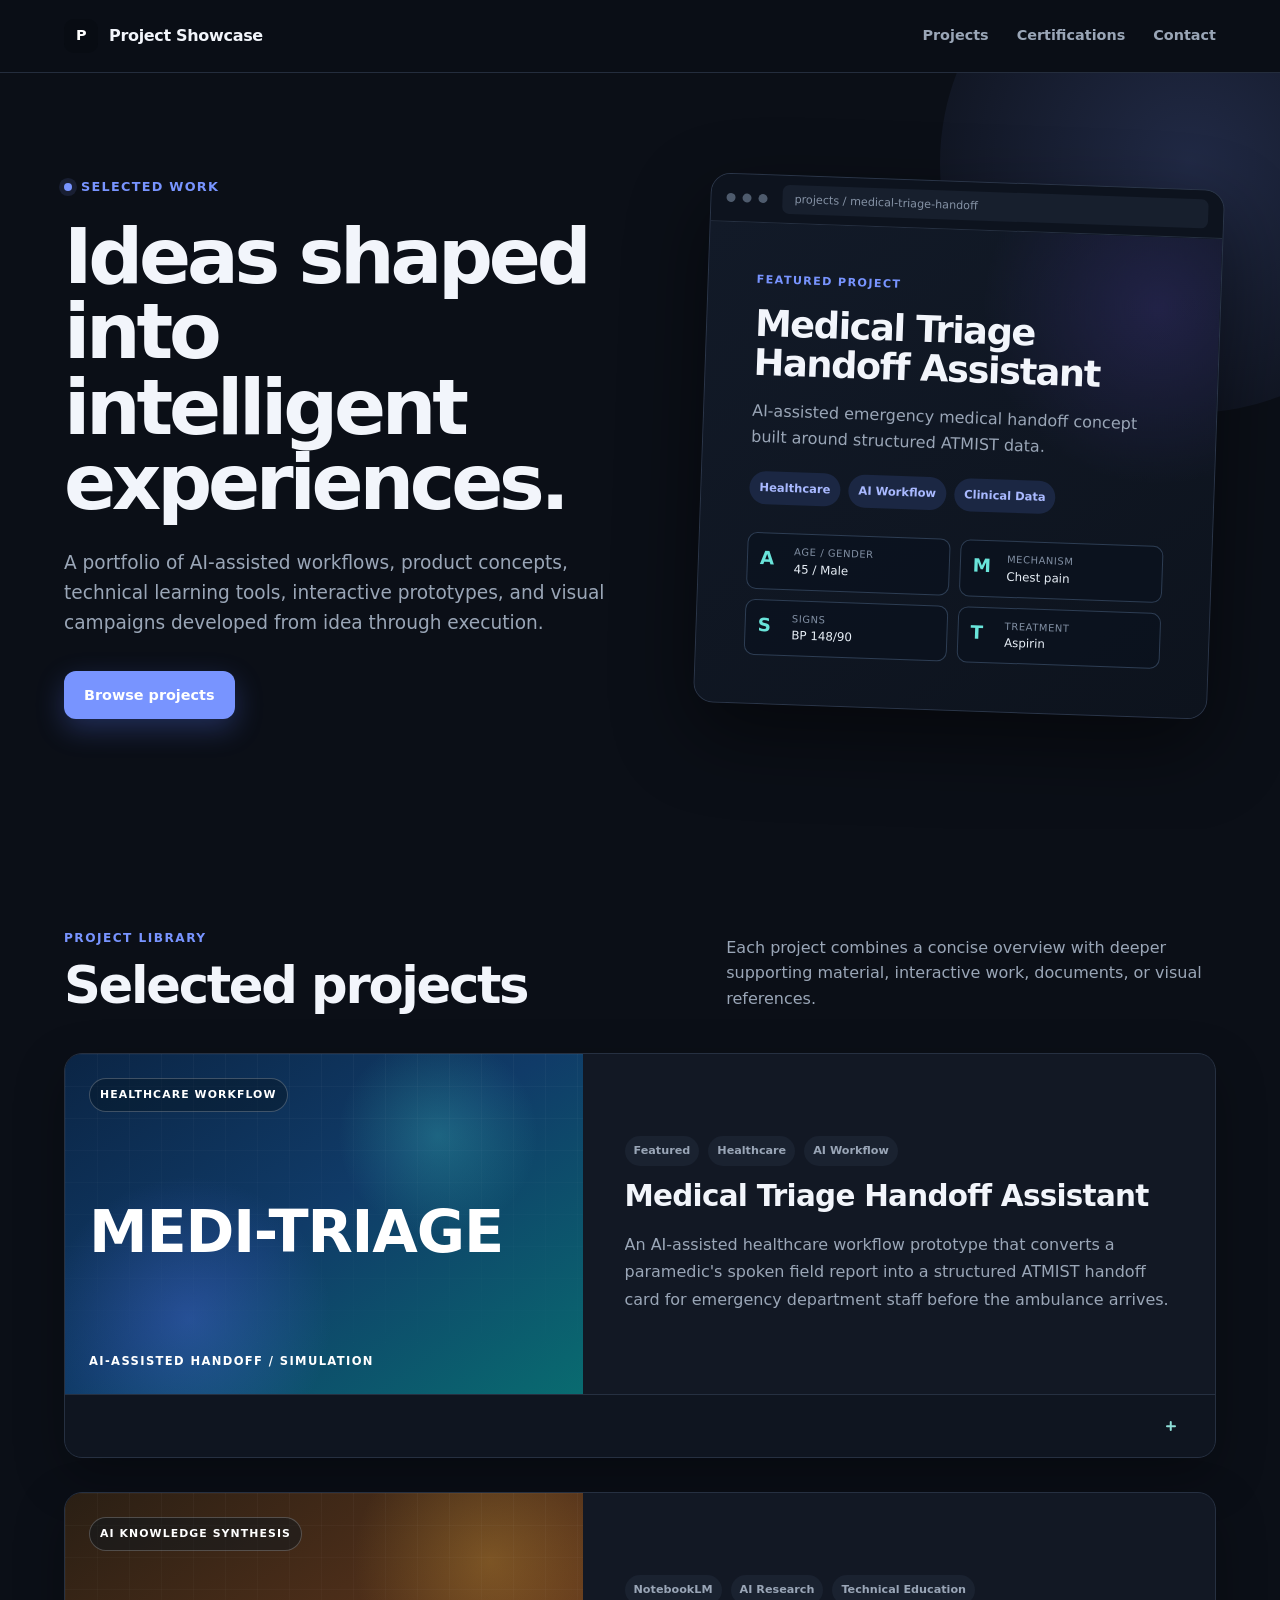
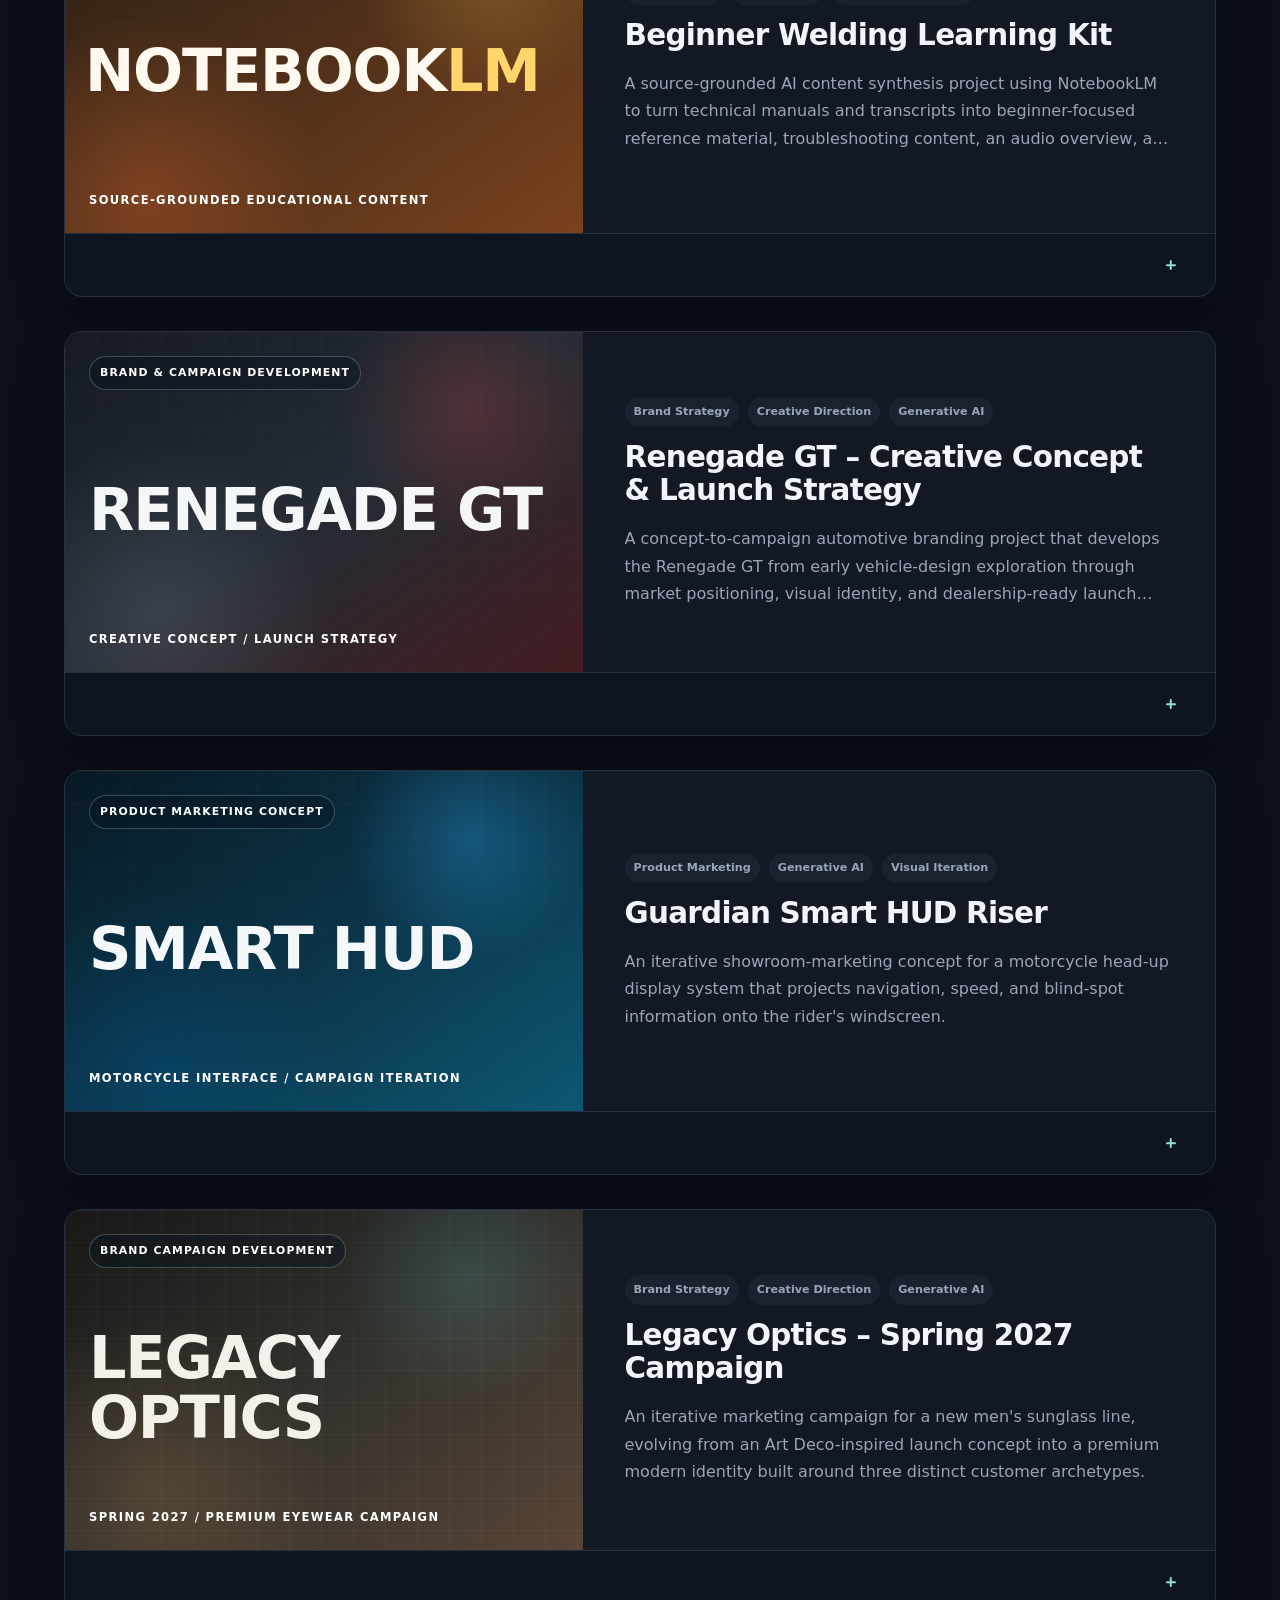
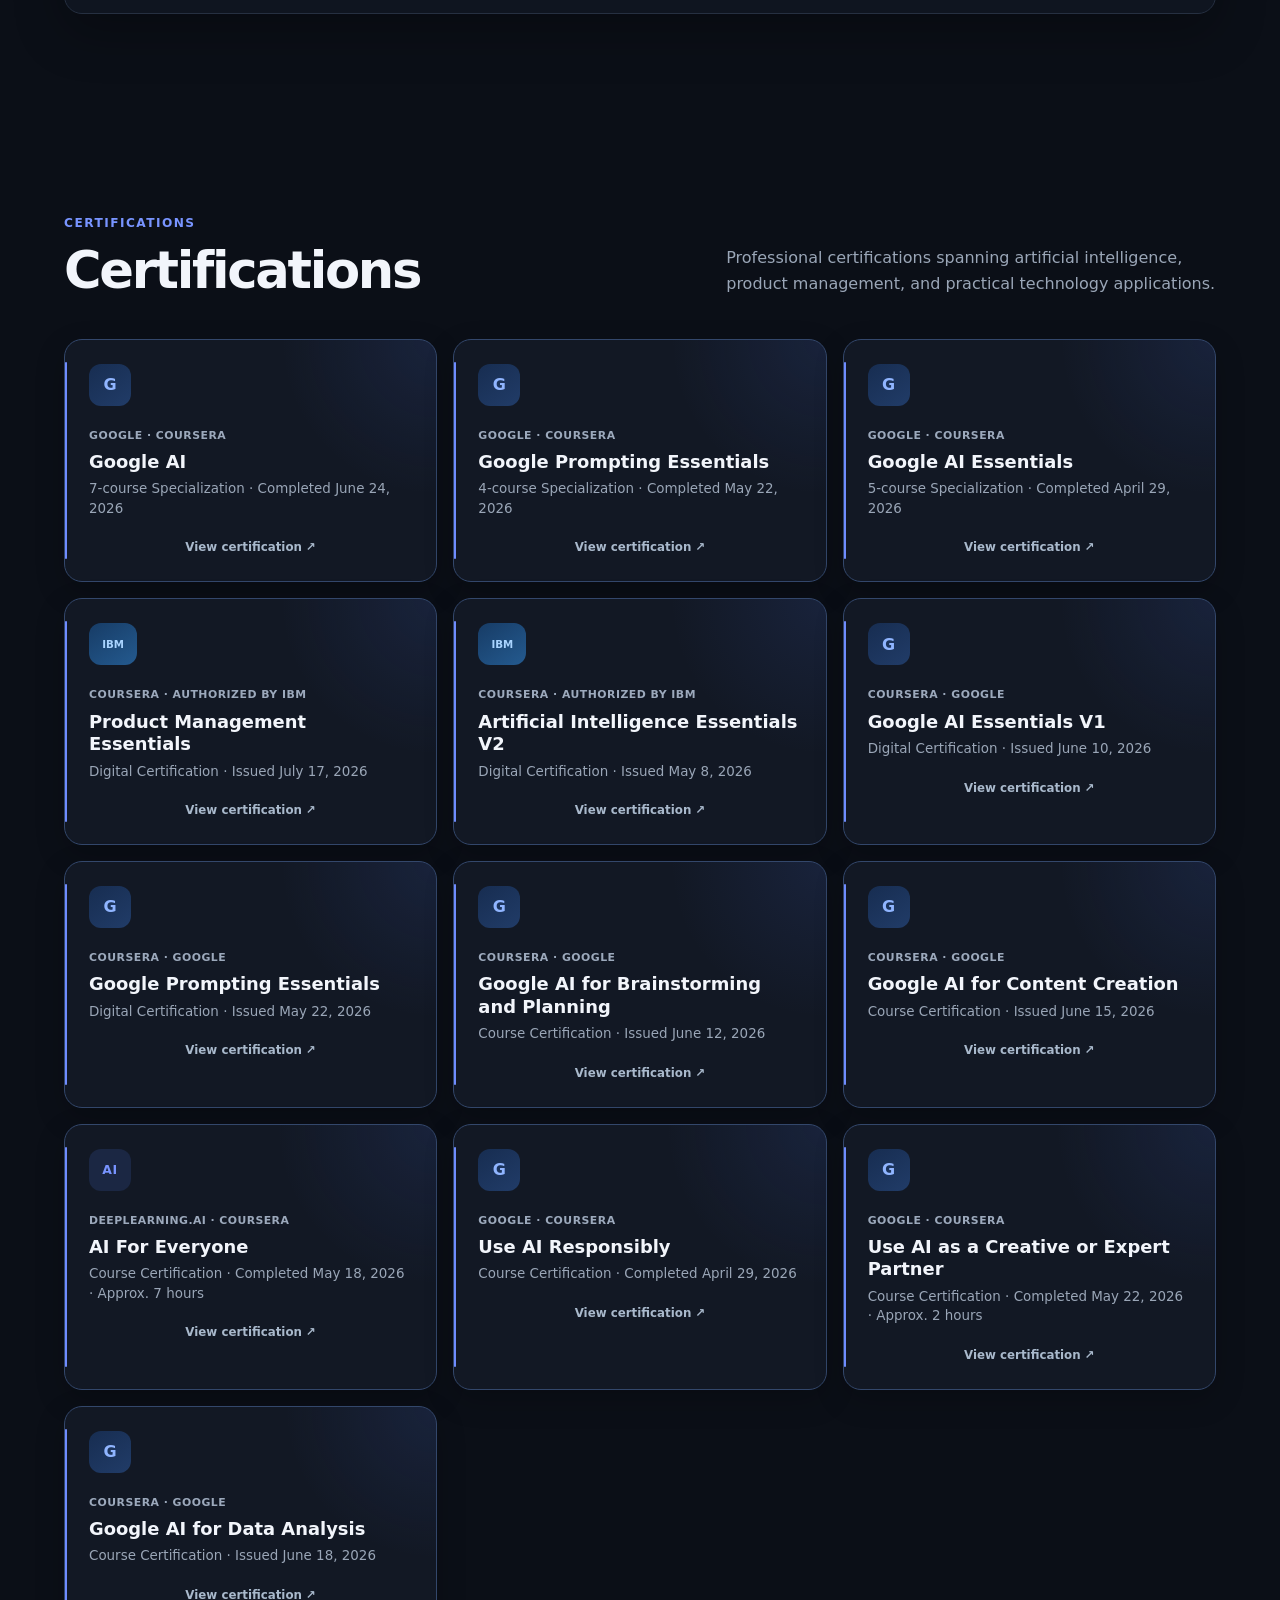
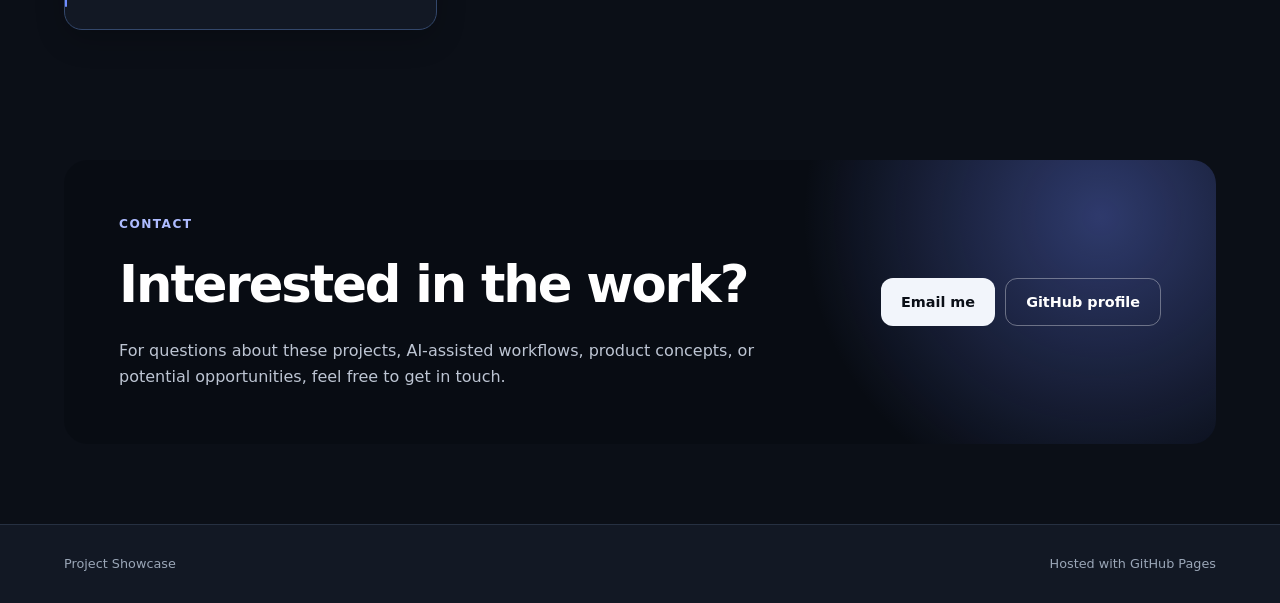
<file: index.html>
<!DOCTYPE html>

<html lang="en">
<head>
<meta charset="utf-8"/>
<meta content="width=device-width, initial-scale=1.0" name="viewport"/>
<title>Project Showcase</title>
<meta content="A portfolio of AI-assisted workflows, product concepts, technical learning tools, interactive prototypes, and visual campaign work." name="description"/><meta content="#0b0f17" name="theme-color"/>
<link href="style.css?v=v52-generic-portfolio-contact-links" rel="stylesheet"/>

</head>
<body>
<header class="site-header">
<div class="wrap nav-wrap">
<a class="brand" href="#top">
<span class="brand-mark">P</span>
<span>Project Showcase</span>
</a>
<nav aria-label="Primary navigation" class="nav-links">
<a href="#projects">Projects</a>
<a href="#credentials">Certifications</a>
<a href="#contact">Contact</a>
</nav>
</div>
</header>
<main id="top">
<section class="hero">
<div class="wrap hero-grid">
<div class="hero-copy">
<div class="hero-kicker"><span class="status-dot"></span>Selected work</div>
<h1>Ideas shaped into intelligent experiences.</h1>
<p class="hero-text">
            A portfolio of AI-assisted workflows, product concepts, technical learning tools,
            interactive prototypes, and visual campaigns developed from idea through execution.
          </p>
<div class="hero-actions">
<a class="button button-primary" href="#projects">Browse projects</a>
</div>
</div>
<div aria-label="Featured project preview" class="hero-preview">
<div class="preview-window triage-preview">
<div class="preview-toolbar">
<span></span><span></span><span></span>
<div class="preview-address">projects / medical-triage-handoff</div>
</div>
<div class="preview-content triage-preview-content">
<div class="mini-label">FEATURED PROJECT</div>
<h2>Medical Triage Handoff Assistant</h2>
<p>AI-assisted emergency medical handoff concept built around structured ATMIST data.</p>
<div class="preview-tags">
<span>Healthcare</span><span>AI Workflow</span><span>Clinical Data</span>
</div>
<div aria-hidden="true" class="handoff-mini">
<div><strong>A</strong><span>Age / Gender</span><em>45 / Male</em></div>
<div><strong>M</strong><span>Mechanism</span><em>Chest pain</em></div>
<div><strong>S</strong><span>Signs</span><em>BP 148/90</em></div>
<div><strong>T</strong><span>Treatment</span><em>Aspirin</em></div>
</div>
</div>
</div>
</div>
</div>
</section>
<section class="section" id="projects">
<div class="wrap">
<div class="section-heading">
<div>
<p class="section-kicker">PROJECT LIBRARY</p>
<h2>Selected projects</h2>
</div>
<p class="section-intro">
            Each project combines a concise overview with deeper supporting material,
            interactive work, documents, or visual references.
          </p>
</div>
<div class="project-list">
<article class="project-row featured-project"><div class="project-summary-grid"><div class="project-visual visual-triage">
<div class="visual-badge">HEALTHCARE WORKFLOW</div>
<div class="triage-visual-copy">
<span class="triage-mark">MEDI-TRIAGE</span>
</div>
<div class="visual-caption">AI-ASSISTED HANDOFF / SIMULATION</div>
</div><div class="project-card-body">
<div class="project-meta">
<span>Featured</span><span>Healthcare</span><span>AI Workflow</span>
</div>
<h3>Medical Triage Handoff Assistant</h3>
<p class="project-teaser">
                An AI-assisted healthcare workflow prototype that converts a paramedic's spoken field report
                into a structured ATMIST handoff card for emergency department staff before the ambulance arrives.
              </p>
</div></div><details class="project-details">
<summary aria-label="Toggle full project details" title="Toggle full project details"><span aria-hidden="true" class="details-icon"></span></summary>
<div class="project-details-content full-document-content">
<div class="document-header">
<p class="detail-label">Full Project Document</p>
<h4>Medical Triage Handoff Assistant App</h4>
<p>This is a project that sits at the exact intersection of healthcare operations, data integrity, and AI-driven safety. Below you will find a link to launch the Medical Triage Handoff simulation that incorporates the information described for this concept.</p>
</div>
<section class="document-section">
<h5>The Concept:</h5>
<p class="document-lead">The "Digital Scribe" for the paramedic.</p>
<ul class="document-list concept-list">
<li><strong>Input:</strong> Paramedic uses voice-to-text to relay the ATMIST details during transport.</li>
<li><strong>Processing:</strong> The AI instantly structures this into a clean, standardized "Digital Handoff Card."</li>
<li><strong>Output:</strong> The information is presented on a tablet in the ED before the ambulance arrives, allowing the triage nurse to see a "Headlines" summary of the patient.</li>
</ul>
</section>
<section class="document-section">
<h5>1. The Systematic Handover Protocol</h5>
<p>To ensure accuracy, the industry standard is to use a structured mnemonic like ATMIST or SBAR for a "High-Reliability Handover" protocols between paramedics and Hospital Emergency Departments. As well, the “Handoff” assistant uses Military-Grade AES-256-GCM Encryption: The application now dynamically marshals patient demographics (e.g., Name, Age, Gender) and active clinical vitals into a JSON payload, immediately encrypting it with a unique Initialization Vector.</p>
<h6>The "High-Reliability" Handover Checklist:</h6>
<ul class="document-list atmist-list">
<li><strong>A - Age/Gender:</strong> Identify the patient clearly.</li>
<li><strong>T - Time:</strong> Time of incident vs. time of arrival.</li>
<li><strong>M - Mechanism/Medical History:</strong> What happened? (e.g., "Fall from height" or "Sudden onset chest pain").</li>
<li><strong>I - Injuries/Illness:</strong> What is the primary clinical problem?</li>
<li><strong>S - Signs:</strong> Most recent vital signs (BP, HR, SpO2) and trends (e.g., "BP dropped 20 points since last reading").</li>
<li><strong>T - Treatment:</strong> What have you done? (e.g., "Administered 324mg Aspirin at 14:00").</li>
<li class="gap-item"><strong>"The Gap" (Your unique contribution):</strong> A specific statement on "Response to Treatment"—did the patient improve, stay the same, or deteriorate?</li>
</ul>
</section>
<section class="document-section">
<h5>🌟 Architectural Highlights &amp; Core Pillars Detailed:</h5>
<div class="document-table-wrap">
<table class="document-table">
<thead><tr><th>Component</th><th>Focus Area</th><th>Description</th></tr></thead>
<tbody>
<tr><td>Pipeline Flow</td><td>Data Journey</td><td>Shows end-to-end processing: EMS voice/telemetry to Google Gemini parsing, alerts, signatures, and AES-256-GCM secure transmission.</td></tr>
<tr><td>Pillar 1</td><td>Smart Voice &amp; Simulation</td><td>Features SpeechRecognition, voice visualizers, offline fallbacks, and 1-click launch buttons for case study simulation.</td></tr>
<tr><td>Pillar 2</td><td>AI ATMIST Parser</td><td>Visualizes the ATMIST clinical framework: mapping Age, Time, Mechanism, Injuries, Signs/Vitals, and Treatment.</td></tr>
<tr><td>Pillar 3</td><td>Clinical Risk Guardrails</td><td>Details smart physiological rules, such as shock index calculations and pediatric breathing vs. adult hypotension thresholds.</td></tr>
<tr><td>Pillar 4</td><td>Cryptographic Shield</td><td>Outlines the HIPAA-secure conduit: TLS 1.3 tunneling, Curve25519 key exchanges, and dynamic IV randomization.</td></tr>
<tr><td>Pillar 5</td><td>Double-Triage Sign-off</td><td>Explains the integration of digital paramedic certification and electronic audit trail logging.</td></tr>
</tbody>
</table>
</div>
</section>
<section class="document-section simulation-section">
<p>Below is the link to the Medical Triage Handoff Assistant App in which you can directly interact with several sample “simulation cases”. CLICK on the simulation case you want to load, then CLICK on the “Extract Data” button to see the output data.</p>
<a class="document-launch" href="https://medical-handoff-assistant-672509862294.us-west2.run.app" rel="noopener noreferrer" target="_blank">Launch Medical Triage Handoff Simulation ↗</a>
</section>
<section class="document-section collateral-section">
<h5>Marketing Advertisement for the Medical Triage Handoff Assistant App</h5>
<img alt="Medi-Triage Handoff Assistant marketing advertisement showing paramedic input, AI structured handoff, hospital receipt, and benefits including efficiency, clarity, and readiness." class="document-promo-image" decoding="async" height="1024" loading="lazy" src="assets/medical-triage-promo.png" width="572"/>
</section>
</div>
</details></article>
<article class="project-row notebook-project nb2-project">
<div class="project-summary-grid">
<div class="project-visual visual-notebook">
<div class="visual-badge">AI KNOWLEDGE SYNTHESIS</div>
<div class="notebook-visual-copy"><span class="notebook-mark">NOTEBOOK<span>LM</span></span></div>
<div class="visual-caption">SOURCE-GROUNDED EDUCATIONAL CONTENT</div>
</div>
<div class="project-card-body">
<div class="project-meta"><span>NotebookLM</span><span>AI Research</span><span>Technical Education</span></div>
<h3>Beginner Welding Learning Kit</h3>
<p class="project-teaser">A source-grounded AI content synthesis project using NotebookLM to turn technical manuals and transcripts into beginner-focused reference material, troubleshooting content, an audio overview, and a visual slide deck.</p>
</div>
</div>
<details class="project-details">
<summary aria-label="Toggle full project details" title="Toggle full project details"><span aria-hidden="true" class="details-icon"></span></summary>
<div class="project-details-content nb2-document">
<header class="nb2-header">
<h4>Beginner Welder “Cheat Sheet”</h4>
<p><strong>AI Tool Implemented:</strong> <span>NotebookLM</span></p>
</header>
<section class="nb2-section">
<p class="nb2-prompt"><strong>PROMPT:</strong> Based on the provided documents and transcripts, create a 'Quick-Start Cheat Sheet' for a beginner. Include a 3-column table: Welding Method, Best Use Case, Difficulty Level. Then, list the 5 most critical safety rules that appear across all sources.</p>
<h5>Beginner's Welding Cheat Sheet</h5>
<div class="nb2-table-wrap"><table class="nb2-table"><thead><tr><th>Welding Method</th><th>Best Use Case</th><th>Difficulty Level</th></tr></thead><tbody>
<tr><td><strong>MIG (Gas Metal Arc Welding / GMAW)</strong></td><td><strong>Indoor/garage use and general fabrication.</strong> It works well on a wide variety of metal thicknesses, from thin-gauge sheet metal to heavy plate. It is highly versatile and requires minimal post-weld cleanup.</td><td><strong>Easy.</strong> Considered the easiest process to learn because the machine automatically and continuously feeds the wire electrode, allowing the user to focus on gun position and technique.</td></tr>
<tr><td><strong>Stick (Shielded Metal Arc Welding / SMAW)</strong></td><td><strong>Outdoor environments, windy conditions, and repairing dirty or rusty metals</strong> (like farm equipment or outdoor gates). Because it uses a flux-coated electrode rather than a shielding gas, it is not blown away by the wind.</td><td><strong>Moderate.</strong> Requires more skill than MIG because you must manually maintain the proper arc length as the stick electrode gets shorter while melting.</td></tr>
<tr><td><strong>TIG (Gas Tungsten Arc Welding / GTAW)</strong></td><td><strong>High-quality, aesthetically pleasing welds on thin or exotic metals.</strong> It is widely used for motorcycle frames, automotive sheet metal, and metals like aluminum, magnesium, and titanium.</td><td><strong>High.</strong> Very difficult to control because it requires coordinating all three elements simultaneously: controlling the heat with a foot pedal, manually dabbing filler metal with one hand, and guiding the non-consumable tungsten electrode with the other.</td></tr>
</tbody></table></div>
</section>
<section class="nb2-section">
<h5>5 Critical Safety Rules for Welding</h5>
<p>Safety is the most important part of any welding project. Always adhere to these top 5 rules:</p>
<ol class="nb2-list">
<li><strong>Protect your eyes:</strong> You must always wear a welding helmet with a shade #10 visor or darker to protect your eyes from the intense visible, ultraviolet, and infrared rays that can burn them. Additionally, always wear safety glasses with side shields under your helmet to protect your eyes from sparks and flying slag.</li>
<li><strong>Cover exposed skin:</strong> Always wear heavy, flame-resistant clothing (like a heavy cotton shirt and cuffless trousers), high shoes, and heavy leather welding gloves. This protects your hands, wrists, and body from hot sparks, spatter, and severe radiation burns.</li>
<li><strong>Ensure proper ventilation:</strong> Welding produces hazardous fumes and off-gassing that can make you sick. Always weld in a well-ventilated area and keep your head out of the fume plume so you do not breathe the gases.</li>
<li><strong>Prevent fires and explosions:</strong> Keep all flammables (gasoline, solvents, paint, paper) away from your welding area to prevent stray sparks from igniting them. Furthermore, never weld on tanks or containers that previously held flammable materials, even if they are empty, as leftover combustible residue can cause an explosion.</li>
<li><strong>Use a proper work surface:</strong> When welding small parts, use a designated welding table instead of the garage floor or driveway. The extreme heat from the electric arc (around 10,000°F) can set asphalt on fire or cause cement to literally explode.</li>
</ol>
</section>
<section class="nb2-section">
<p class="nb2-prompt"><strong>Next POMPT:</strong> Create a 'Troubleshooting Table' for MIG welding. List common defects, like spatter or burn-through, what likely caused them, and the specific adjustment needed to fix them (cite your sources)</p>
<h5>MIG Welding Troubleshooting Table</h5>
<div class="nb2-table-wrap"><table class="nb2-table nb2-trouble"><thead><tr><th>Defect / Symptom</th><th>Likely Cause</th><th>Specific Adjustment to Fix</th></tr></thead><tbody>
<tr><td><strong>Burn-Through (Holes melted into the metal)</strong></td><td>The wire feed speed is set too fast, which deposits too much metal and heat into the joint.</td><td><strong>Decrease the wire feed speed.</strong></td></tr>
<tr><td><strong>Excessive Spatter</strong></td><td>This can be caused by <strong>voltage that is too high, wire feed speed that is too fast</strong> (often sounding like a machine gun), <strong>traveling too slow</strong>, or using the <strong>wrong polarity.</strong></td><td><strong>Reduce the voltage, lower the wire feed speed, increase your travel speed,</strong> or check your machine's polarity settings (e.g., solid wire usually requires DCEP).</td></tr>
<tr><td><strong>Wire Burns Back to the Tip</strong></td><td>The wire feed speed is too low, often accompanied by a slow "sizzle pop" sound. Alternatively, the drive rollers inside the machine are too loose and slipping, preventing the wire from feeding consistently.</td><td><strong>Increase the wire feed speed.</strong> If that doesn't work, open the machine and <strong>tighten the tension nut on the drive rollers.</strong></td></tr>
<tr><td><strong>"Cold," Narrow, or Convex Weld (Lack of Penetration)</strong></td><td>The voltage is too low, the travel speed is too fast, or the machine is set to the wrong polarity.</td><td><strong>Increase the voltage</strong> and proportionately bump up the wire speed. Alternatively, <strong>slow down your travel speed,</strong> or verify you are using the correct polarity.</td></tr>
<tr><td><strong>Undercutting (Grooves melted along the edges of the weld)</strong></td><td>The voltage is set too high, melting a groove into the base metal that doesn't properly fill with filler material.</td><td><strong>Decrease the voltage.</strong></td></tr>
<tr><td><strong>Porous Weld (Porosity)</strong></td><td>The voltage is too high, your travel speed is too fast, or you are using the incorrect polarity (e.g., running flux-cored wire without setting the machine to DCEN).</td><td><strong>Lower the voltage, slow down your travel speed,</strong> or check your machine to ensure it is set to DCEN for flux-cored wire.</td></tr>
<tr><td><strong>Weld Piling Up (Poor Fusion) or Too Wide</strong></td><td>The travel speed is too slow, which causes the metal to pool excessively, or the voltage is too high, which creates an excessively flat, wide bead.</td><td><strong>Increase your travel speed</strong> to stay ahead of the puddle, or <strong>lower the voltage.</strong></td></tr>
<tr><td><strong>Popping and Cracking Sounds</strong></td><td>The wire stick-out is too long (too much wire coming out of the gun), or the wire feed speed is too fast, causing the wire to hit cold metal before it can melt.</td><td><strong>Shorten the distance from the gun to the workpiece</strong> (use 3/8" to 5/8" stick-out depending on wire size), or <strong>decrease the wire feed speed.</strong></td></tr>
</tbody></table></div>
</section>
<section class="nb2-section">
<p class="nb2-prompt"><strong>Next PROMPT:</strong> Explain the concept of 'The Puddle' as if you were talking to a total beginner. Use an analogy to make it easy to understand, and explain why mastering this is more important than equipment settings.</p>
<p>To understand the concept of "the puddle," we first need to understand what welding actually does.</p>
<p>Welding is essentially the process of liquifying a base metal with intense heat (around 10,000°F) so that it fuses together with a filler metal.</p>
<p>When you apply that intense heat from your welding torch to the metal, it instantly melts a small, glowing, localized pool of liquid metal. This liquid pool is the "molten weld puddle," or simply, "the puddle".</p>
<h5>The Analogy</h5>
<p>Imagine you have two blocks of wax sitting side-by-side, and you want to fuse them together. You take a high-powered heat gun and aim it right at the seam where the two blocks meet. The heat instantly melts a small, circular pool of liquid wax.</p>
<p>As you slowly move your heat gun forward along the seam, that little liquid pool travels with you. Because you are constantly moving, the liquid wax left behind the heat gun quickly cools and solidifies into a single, fused piece.</p>
<p>In welding, your torch is the heat gun, the metal is the wax, and that moving pool of glowing liquid is the puddle.</p>
<h5>Mastering the Puddle vs. Equipment Settings</h5>
<p>You mentioned that mastering the puddle is more important than equipment settings, but the sources actually make a point to state the exact opposite: machine settings are the most important factor in welding.</p>
<p>If your voltage or wire feed speed settings are completely wrong, it doesn't matter how well you try to control the puddle. Even if a welder has great physical technique, incorrect settings can create a "horrible" weld with extreme spatter, lack of penetration, or excessive piling. The machine simply won't be able to burn the metal fast enough (or will burn it too fast) to allow a proper puddle to form.</p>
<p>However, once your machine is set correctly, mastering the puddle is the absolute key to physical technique. Here is why you must pay close attention to it:</p>
<ul class="nb2-list"><li><strong>It tells you your speed:</strong> By watching the puddle, you know exactly what your weld is doing in real-time. If you travel too slowly, you will see the puddle pile up excessively, which wastes filler metal and causes poor fusion. If you travel too fast, you will leave the puddle behind, resulting in a narrow weld with poor penetration, and you might hear a popping sound as the wire hits cold metal ahead of the puddle.</li><li><strong>It controls the heat:</strong> To make a strong, consistent weld, you must continuously push the puddle along the joint. You want to always keep your torch right at the front edge of the puddle. Staying slightly ahead of the weld but right at the front of the puddle ensures you are constantly driving heat into the un-melted base material to melt it properly.</li><li><strong>It acts as your guide:</strong> As you manipulate the gun (whether you prefer dragging it straight, making tiny circles, or using a "whip and pause" motion), watching the puddle allows you to ensure the new metal you are depositing matches the size and shape of the previous deposits.</li></ul>
</section>
<section class="nb2-section">
<p class="nb2-prompt"><strong>NEXT PROMPT:</strong> Explain the difference between “pushing” and “dragging” the torch.</p>
<p><strong>Pushing the torch</strong> means the welding gun is pointed in the direction you are traveling. With this technique, you stay right at the front edge of the molten puddle, depositing your wire ahead of the weld and continuously "pushing" the puddle along the joint.</p>
<ul class="nb2-list"><li><strong>Why use it:</strong> One source advocates for always pushing the puddle, emphasizing that it keeps you putting heat directly into the base material as you move. It is also highly recommended for vertical down welding; pushing the weld down keeps the heat focused on the material to achieve deep penetration, preventing the puddle from simply dripping down and creating a weak joint.</li></ul>
<p><strong>Dragging the torch</strong> means the electrode is pointed in a direction opposite to your arc travel. Instead of pushing the puddle, you are essentially pulling it behind the torch.</p>
<ul class="nb2-list"><li><strong>Why use it:</strong> A 15° to 30° drag angle is cited as the most commonly used travel angle for general wire welding applications around the home and farm. However, it is not ideal for every position. For example, if you instinctively try to drag the torch during a vertical down weld (pointing the gun upwards to fight gravity), the metal may fail to burn into the base properly, resulting in a weak, poorly penetrated weld</li></ul>
</section>
<section class="nb2-section">
<p>To test the AI's ability to synthesize technical manuals into accessible formats, I generated an 'Audio Overview.' This feature successfully translated complex safety protocols and welding physics into a conversational, podcast-style discussion. It highlighted the potential for AI to act as an on-demand tutor for hands-on, technical hobbies. “CLICK” to listen to the audio track.</p>
<p><a class="document-inline-link" href="https://drive.google.com/file/d/10UYWWzxMONCBsM4qDVx7rHeZFu7mfJR-/view?usp=sharing" rel="noopener noreferrer" target="_blank">Dial_in_Your_MIG_Welder_Settings.mp3</a></p>
<p class="nb2-prompt"><strong>NEXT POMPT:</strong> Create a slide deck for beginners with step by step instructions. Be sure to include safety protocols and equipment. Use images to ensure understanding of steps and equipment.</p>
</section>
<section class="nb2-section">
<p>To test the AI's ability to synthesize technical manuals into accessible formats, I generated a Google Slide Deck. This feature successfully translated complex safety protocols and welding physics into a easy to understand visual explanation. It highlighted the potential for AI to act as an on-demand tutor for hands-on, technical hobbies. “CLICK” the link below to see the output.</p>
<p><a class="document-inline-link" href="https://docs.google.com/presentation/d/1-c9U4RT8XS85YAU-Kf0gh0AUlrLDwUuZhTsAIrPJ47Q/edit?usp=sharing" rel="noopener noreferrer" target="_blank">Beginner Welding Presentation</a></p>
<p class="nb2-complete">* * * * * * * * THIS COMPLETES THIS PROJECT PRESENTATION * * * * * * * * *</p>
<p><strong>Sources used in NotebookLM for this presentation:</strong></p>
<p><strong>Source File URLs:</strong></p>
<ul class="nb2-sources"><li><a href="https://web.mae.ufl.edu/designlab/lab%20assignments/eml2322l-welding.pdf" rel="noopener noreferrer" target="_blank">https://web.mae.ufl.edu/designlab/lab%20assignments/eml2322l-welding.pdf</a></li><li><a href="https://www.hobartbrothers.com/wp-content/uploads/2020/09/Helpful-Hints-Basic-Welding.pdf" rel="noopener noreferrer" target="_blank">https://www.hobartbrothers.com/wp-content/uploads/2020/09/Helpful-Hints-Basic-Welding.pdf</a></li></ul>
<p><strong>Websites Referenced Within the Sources:</strong></p>
<ul class="nb2-list"><li>ArcAcademy.com (Arc Academy educational library)</li><li>www.welding.org (Hobart Institute of Welding Technology)</li><li>www.hobartbrothers.com (Hobart Brothers Company)</li></ul>
</section>
</div>
</details>
</article>
<article class="project-row renegade-project">
<div class="project-summary-grid">
<div class="project-visual visual-renegade">
<div class="visual-badge">BRAND &amp; CAMPAIGN DEVELOPMENT</div>
<div class="renegade-visual-copy"><span class="renegade-mark">RENEGADE GT</span></div>
<div class="visual-caption">CREATIVE CONCEPT / LAUNCH STRATEGY</div>
</div>
<div class="project-card-body">
<div class="project-meta"><span>Brand Strategy</span><span>Creative Direction</span><span>Generative AI</span></div>
<h3>Renegade GT – Creative Concept &amp; Launch Strategy</h3>
<p class="project-teaser">A concept-to-campaign automotive branding project that develops the Renegade GT from early vehicle-design exploration through market positioning, visual identity, and dealership-ready launch materials.</p>
</div>
</div>
<details class="project-details">
<summary aria-label="Toggle full project details" title="Toggle full project details"><span aria-hidden="true" class="details-icon"></span></summary>
<div class="project-details-content full-document-content renegade-document-content">
<div class="document-header">
<p class="detail-label">Case Study</p>
<h4>Renegade GT – Creative Concept &amp; Launch Strategy</h4>
<p><strong>Role:</strong> Lead Media Marketing Specialist</p>
<p><strong>Project Objective:</strong> Develop a brand identity and marketing assets for the 2028 'Renegade GT' sports car, bridging classic muscle car nostalgia with modern urban performance.</p>
</div>
<section class="document-section">
<h5>I. Executive Summary</h5>
<p>This case study documents the design and branding lifecycle for the Renegade GT. Through an iterative creative process, we evolved the vehicle's design language, refined its market positioning, and developed high-impact point-of-sale materials for dealership launch.</p>
</section>
<section class="document-section">
<h5>II. Design Evolution (The Vehicle)</h5>
<p>The design process began by exploring the intersection of distinct performance heritages before pivoting to a modern muscle car silhouette.</p>
<div class="document-table-wrap">
<table class="document-table renegade-table">
<thead><tr><th>Iteration</th><th>Design Goal</th><th>Outcome</th></tr></thead>
<tbody>
<tr><td><strong>Concept Hybrid</strong></td><td>Blend Porsche 911/Ferrari F40</td><td>Created a distinctive mid-engine, high-performance silhouette.</td></tr>
<tr><td><strong>Muscle Pivot</strong></td><td>Define the 'Muscle' profile</td><td>Introduced a low ground clearance, wide-tire stance, and trunk-mounted spoiler.</td></tr>
<tr><td><strong>Final Refinement</strong></td><td>Establish Visual Identity</td><td>Adopted a signature bright silver finish with red metallic accents.</td></tr>
</tbody>
</table>
</div>
</section>
<section class="document-section">
<h5>III. Branding and Campaign Strategy</h5>
<p>The marketing development focused on creating intrigue and exclusivity. The following iterations capture the shift in narrative focus:</p>
<ul class="document-bullet-list">
<li><strong>Initial Concept:</strong> Centered on an "Urban Eclipse" lifestyle theme, targeting an event-driven demographic.</li>
<li><strong>Market Refinement:</strong> Shifted focus to the vehicle's identity, resulting in the model name "Renegade GT" and the bold, aspirational tagline, "Forge Your Urban Legend."</li>
<li><strong>Final Campaign Assets:</strong> Standardized messaging to "A New Era Begins," focusing on brand prestige and the summer 2028 release date.</li>
</ul>
</section>
<section class="document-section">
<h5>IV. Key Competencies Demonstrated</h5>
<ul class="document-bullet-list">
<li><strong>Iterative Design Workflow:</strong> Ability to synthesize feedback into incremental, high-quality visual improvements.</li>
<li><strong>Brand Positioning:</strong> Skill in crafting compelling narratives ("Forge Your Urban Legend") that resonate with specific automotive subcultures.</li>
<li><strong>Technical Communication:</strong> Efficient use of generative AI as a design partner to rapidly prototype visual marketing assets.</li>
</ul>
</section>
<section class="document-section">
<h5>V. Conclusion</h5>
<p>The Renegade GT project serves as a model for efficient creative development. By evolving from initial stylistic fusion to a cohesive brand identity, we successfully created a campaign ready for high-end dealership display, ensuring the product feels both timelessly powerful and modernly innovative.</p>
</section>
<section class="document-section renegade-images-section">
<h5>Image Iterations Below</h5>
<div class="renegade-image-grid">
<figure><img alt="Urban Eclipse Renegade GT concept poster, first image iteration." decoding="async" height="1024" loading="lazy" src="assets/renegade-iteration-1.png" width="687"/><figcaption>Image Iteration 01</figcaption></figure>
<figure><img alt="Urban Eclipse Renegade GT concept poster with Forge Your Urban Legend messaging." decoding="async" height="1024" loading="lazy" src="assets/renegade-iteration-2.png" width="687"/><figcaption>Image Iteration 02</figcaption></figure>
<figure><img alt="Renegade GT campaign poster with A New Era Begins and Forge Your Urban Legend messaging." decoding="async" height="1024" loading="lazy" src="assets/renegade-iteration-3.png" width="687"/><figcaption>Image Iteration 03</figcaption></figure>
</div>
<div class="renegade-final-block">
<h5>FINAL ITERATION</h5>
<img alt="Final Renegade GT campaign iteration with A New Era Begins, Forge Your Urban Legend, and Available Summer 2028 messaging." decoding="async" height="1024" loading="lazy" src="assets/renegade-final-iteration.png" width="687"/>
</div>
</section>
</div>
</details>
</article>
<article class="project-row hud-project">
<div class="project-summary-grid">
<div class="project-visual visual-hud">
<div class="visual-badge">PRODUCT MARKETING CONCEPT</div>
<div class="hud-visual-copy"><span class="hud-mark">SMART HUD</span></div>
<div class="visual-caption">MOTORCYCLE INTERFACE / CAMPAIGN ITERATION</div>
</div>
<div class="project-card-body">
<div class="project-meta"><span>Product Marketing</span><span>Generative AI</span><span>Visual Iteration</span></div>
<h3>Guardian Smart HUD Riser</h3>
<p class="project-teaser">An iterative showroom-marketing concept for a motorcycle head-up display system that projects navigation, speed, and blind-spot information onto the rider's windscreen.</p>
</div>
</div>
<details class="project-details">
<summary aria-label="Toggle full project details" title="Toggle full project details"><span aria-hidden="true" class="details-icon"></span></summary>
<div class="project-details-content full-document-content hud-document-content">
<div class="document-header">
<p class="detail-label">Project Presentation</p>
<h4>MARKETING THE NEW SMART HUD RISER INTERFACE</h4>
</div>
<section class="document-section hud-iteration-section">
<p class="prompt-block"><strong>Original Prompt:</strong> I'm a marketing director for a motorcycle manufacturing company that has developed a Smart HUD riser for motorcycles that integrates and features a built-in optical projector. It casts navigation prompts, speed, and blind-spot radar alerts onto the bottom of the rider's existing windshield or a dedicated mini-screen. Create an image for a marketing poster that can be displayed in our dealer showrooms.</p>
<figure class="hud-figure"><img alt="Original Guardian Smart HUD Riser dealer-showroom marketing poster concept." decoding="async" height="1024" loading="lazy" src="assets/hud-iteration-1.png" width="572"/><figcaption>Original concept</figcaption></figure>
</section>
<section class="document-section hud-iteration-section">
<p class="prompt-block"><strong>ITERATION PROMPT:</strong> Make the windscreen taller and have the projected images shown directly on the windscreen</p>
<figure class="hud-figure"><img alt="Guardian Smart HUD Riser poster iteration with taller windscreen and projected information on the windscreen." decoding="async" height="1024" loading="lazy" src="assets/hud-iteration-2.png" width="572"/><figcaption>Iteration 02</figcaption></figure>
</section>
<section class="document-section hud-iteration-section">
<p class="prompt-block"><strong>ITERATION PROMPT:</strong> Make the projected images on the screen smaller so they fit onto the windscreen image</p>
<figure class="hud-figure"><img alt="Guardian Smart HUD Riser poster iteration with smaller projected HUD information." decoding="async" height="1024" loading="lazy" src="assets/hud-iteration-3.png" width="572"/><figcaption>Iteration 03</figcaption></figure>
</section>
<section class="document-section hud-iteration-section">
<p class="prompt-block"><strong>ITERATION PROMPT:</strong> Remove the text "harley-davidson" and replace it with "Arrow Motorcycles".</p>
<figure class="hud-figure"><img alt="Guardian Smart HUD Riser poster iteration branded for Arrow Motorcycles." decoding="async" height="1024" loading="lazy" src="assets/hud-iteration-4.png" width="572"/><figcaption>Iteration 04</figcaption></figure>
</section>
<section class="document-section hud-iteration-section">
<p class="prompt-block"><strong>ITERATION PROMPT:</strong> remove the text "the ultimate riding interface. Integrated Optical projection." Replace it with this text: "The Analog Soul, The Digital Edge."</p>
<figure class="hud-figure"><img alt="Guardian Smart HUD Riser poster iteration using The Analog Soul, The Digital Edge tagline." decoding="async" height="1024" loading="lazy" src="assets/hud-iteration-5.png" width="572"/><figcaption>Iteration 05</figcaption></figure>
</section>
<section class="document-section hud-iteration-section">
<p class="prompt-block"><strong>ITERATION PROMPT:</strong> change the background to an inner city setting</p>
<figure class="hud-figure"><img alt="Final Guardian Smart HUD Riser poster iteration with inner-city background." decoding="async" height="1024" loading="lazy" src="assets/hud-iteration-6.png" width="572"/><figcaption>Final iteration</figcaption></figure>
<p class="project-end-marker">* * * * * * * * * * END OF PROJECT * * * * * * * * * *</p>
</section>
</div>
</details>
</article>
<article class="project-row legacy-project">
<div class="project-summary-grid">
<div class="project-visual visual-legacy">
<div class="visual-badge">BRAND CAMPAIGN DEVELOPMENT</div>
<div class="legacy-visual-copy"><span class="legacy-mark">LEGACY OPTICS</span></div>
<div class="visual-caption">SPRING 2027 / PREMIUM EYEWEAR CAMPAIGN</div>
</div>
<div class="project-card-body">
<div class="project-meta"><span>Brand Strategy</span><span>Creative Direction</span><span>Generative AI</span></div>
<h3>Legacy Optics – Spring 2027 Campaign</h3>
<p class="project-teaser">An iterative marketing campaign for a new men's sunglass line, evolving from an Art Deco-inspired launch concept into a premium modern identity built around three distinct customer archetypes.</p>
</div>
</div>
<details class="project-details">
<summary aria-label="Toggle full project details" title="Toggle full project details"><span aria-hidden="true" class="details-icon"></span></summary>
<div class="project-details-content full-document-content legacy-document-content">
<div class="document-header">
<p class="detail-label">Image Iterations</p>
<h4>Legacy Optics Marketing Portfolio: Spring 2027 Campaign</h4>
<p>This portfolio outlines the development of the marketing campaign for the new men's sunglass line, Legacy Optics, launching in Spring 2027.</p>
</div>
<section class="document-section">
<h5>Portfolio Project Overview</h5>
<p>The campaign focus was to establish a premium, sophisticated aesthetic that evolved from a classic Art Deco lithograph style to a modern, high-end professional look, ultimately highlighting three distinct customer archetypes.</p>
</section>
<section class="document-section">
<h5>Design Iteration History</h5>
<div class="document-table-wrap">
<table class="document-table legacy-table">
<thead><tr><th>Phase</th><th>Design Features</th><th>Reference File</th></tr></thead>
<tbody>
<tr><td><strong>Initial Concept</strong></td><td>Art Deco lithograph, focused on sunglasses, colorful palette (excluding pink).</td><td>watermarked_img_17975955993165610602.png</td></tr>
<tr><td><strong>The Dapper Look</strong></td><td>Added a dapper man in a dark grey three-piece suit.</td><td>watermarked_img_4693980149832577275.png</td></tr>
<tr><td><strong>Guilloche Integration</strong></td><td>Added guilloche borders, removed Art Deco elements.</td><td>watermarked_img_7807717128026815658.png</td></tr>
<tr><td><strong>Modern Re-brand</strong></td><td>Shifted to a modern aesthetic with marble and metallic textures.</td><td>watermarked_img_7110442296602598345.png</td></tr>
</tbody>
</table>
</div>
</section>
<section class="document-section">
<h5>Final Campaign Asset: The Multi-Archetype Poster</h5>
<p>The final asset for the media launch showcases three customer archetypes, each representing a unique target demographic for Legacy Optics:</p>
<ul class="document-bullet-list">
<li><strong>The Adventurer:</strong> Rugged, outdoors-oriented appeal.</li>
<li><strong>The Innovator:</strong> Stately, professional, and timeless elegance.</li>
<li><strong>The Creative:</strong> Urban, stylish, and contemporary.</li>
</ul>
<p><strong>Reference File:</strong> watermarked_img_4500481261159830078.png</p>
</section>
<section class="document-section">
<h5>Product Line Name Options</h5>
<p>To ensure brand alignment, the following names were considered for the line:</p>
<ol class="legacy-name-list">
<li>Apex Meridian</li><li>Vanguard Optical</li><li>Legacy Frames</li><li>Ironwood Classics</li><li>Sterling View</li><li>Horizon Tailored</li><li>Centurion Shades</li><li>Provenance Eyewear</li><li>Epoch Signature</li><li>Summit Optics</li>
</ol>
</section>
<section class="document-section legacy-images-section">
<h5>IMAGE ITERATIONS BELOW</h5>
<div class="legacy-image-grid">
<figure><img alt="Legacy Optics initial Art Deco men's sunglasses campaign concept." decoding="async" height="1024" loading="lazy" src="assets/legacy-optics-iteration-1.png" width="1024"/><figcaption><strong>Initial Concept</strong><span class="legacy-ref-label">Reference File</span><code>watermarked_img_17975955993165610602.png</code></figcaption></figure>
<figure><img alt="Legacy Optics campaign iteration featuring a dapper man in a suit." decoding="async" height="1024" loading="lazy" src="assets/legacy-optics-iteration-2.png" width="1024"/><figcaption><strong>The Dapper Look</strong><span class="legacy-ref-label">Reference File</span><code>watermarked_img_4693980149832577275.png</code></figcaption></figure>
<figure><img alt="Legacy Optics multi-archetype campaign iteration." decoding="async" height="1024" loading="lazy" src="assets/legacy-optics-iteration-3.png" width="1024"/><figcaption><strong>Guilloche Integration</strong><span class="legacy-ref-label">Reference File</span><code>watermarked_img_7807717128026815658.png</code></figcaption></figure>
<figure><img alt="Repeated Legacy Optics multi-archetype campaign iteration as shown in the original project document." decoding="async" height="1024" loading="lazy" src="assets/legacy-optics-iteration-4.png" width="1024"/><figcaption><strong>Modern Re-brand</strong><span class="legacy-ref-label">Reference File</span><code>watermarked_img_7110442296602598345.png</code></figcaption></figure>
<figure><img alt="Legacy Optics refined multi-archetype campaign poster." decoding="async" height="1024" loading="lazy" src="assets/legacy-optics-iteration-5.png" width="1024"/><figcaption><strong>Multi-Archetype Refinement</strong><span class="legacy-ref-label">Reference File</span><span class="legacy-ref-unspecified">Not specified in source document</span></figcaption></figure>
</div>
<div class="legacy-final-block">
<h5>FINAL ITERATION</h5>
<figure class="legacy-final-figure"><img alt="Final Legacy Optics Spring 2027 campaign poster featuring The Adventurer, The Innovator, and The Creative." decoding="async" height="1024" loading="lazy" src="assets/legacy-optics-final.png" width="1024"/><figcaption><strong>Final Campaign Asset: The Multi-Archetype Poster</strong><span class="legacy-ref-label">Reference File</span><code>watermarked_img_4500481261159830078.png</code></figcaption></figure>
</div>
</section>
</div>
</details>
</article>
</div>
</div>
</section>
<section class="section" id="credentials">
<div class="wrap">
<div class="section-heading">
<div><p class="section-kicker">CERTIFICATIONS</p><h2>Certifications</h2></div>
<p class="section-intro">Professional certifications spanning artificial intelligence, product management, and practical technology applications.</p>
</div>
<div class="credential-grid">
<a class="credential-card credential-live" href="https://www.coursera.org/account/accomplishments/specialization/J3AWEK2CLWH9?utm_source=link&amp;utm_medium=certificate&amp;utm_content=cert_image&amp;utm_campaign=sharing_cta&amp;utm_product=prof" rel="noopener noreferrer" target="_blank">
<div class="credential-icon credential-google">G</div>
<div class="credential-copy">
<p class="credential-provider">Google · Coursera</p>
<h3>Google AI</h3>
<p class="credential-meta">7-course Specialization · Completed June 24, 2026</p>
</div>
<span class="credential-link-label">View certification ↗</span>
</a>
<a class="credential-card credential-live" href="https://www.coursera.org/account/accomplishments/specialization/QNRPFQTRSZ3F?utm_source=link&amp;utm_medium=certificate&amp;utm_content=cert_image&amp;utm_campaign=sharing_cta&amp;utm_product=s12n" rel="noopener noreferrer" target="_blank">
<div class="credential-icon credential-google">G</div>
<div class="credential-copy">
<p class="credential-provider">Google · Coursera</p>
<h3>Google Prompting Essentials</h3>
<p class="credential-meta">4-course Specialization · Completed May 22, 2026</p>
</div>
<span class="credential-link-label">View certification ↗</span>
</a>
<a class="credential-card credential-live" href="https://www.coursera.org/account/accomplishments/specialization/5A8XAN8TT3IL?utm_source=link&amp;utm_medium=certificate&amp;utm_content=cert_image&amp;utm_campaign=sharing_cta&amp;utm_product=s12n" rel="noopener noreferrer" target="_blank">
<div class="credential-icon credential-google">G</div>
<div class="credential-copy">
<p class="credential-provider">Google · Coursera</p>
<h3>Google AI Essentials</h3>
<p class="credential-meta">5-course Specialization · Completed April 29, 2026</p>
</div>
<span class="credential-link-label">View certification ↗</span>
</a>
<a class="credential-card credential-live credential-ibm-card" href="https://www.credly.com/badges/e8010d23-5bd4-4355-aad9-c910244a5d05/public_url" rel="noopener noreferrer" target="_blank">
<div class="credential-icon credential-ibm">IBM</div>
<div class="credential-copy">
<p class="credential-provider">Coursera · Authorized by IBM</p>
<h3>Product Management Essentials</h3>
<p class="credential-meta">Digital Certification · Issued July 17, 2026</p>
</div>
<span class="credential-link-label">View certification ↗</span>
</a>
<a class="credential-card credential-live credential-ibm-card credential-ibm-ai" href="https://www.credly.com/badges/64ed5a50-40da-4a8c-b58d-6d24586c3888/public_url" rel="noopener noreferrer" target="_blank">
<div class="credential-icon credential-ibm">IBM</div>
<div class="credential-copy">
<p class="credential-provider">Coursera · Authorized by IBM</p>
<h3>Artificial Intelligence Essentials V2</h3>
<p class="credential-meta">Digital Certification · Issued May 8, 2026</p>
</div>
<span class="credential-link-label">View certification ↗</span>
</a>
<a class="credential-card credential-live credential-google-credly" href="https://www.credly.com/badges/f1588688-439a-49bc-b2d1-5add70c46ecc/public_url" rel="noopener noreferrer" target="_blank">
<div class="credential-icon credential-google">G</div>
<div class="credential-copy">
<p class="credential-provider">Coursera · Google</p>
<h3>Google AI Essentials V1</h3>
<p class="credential-meta">Digital Certification · Issued June 10, 2026</p>
</div>
<span class="credential-link-label">View certification ↗</span>
</a>
<a class="credential-card credential-live credential-google-credly" href="https://www.credly.com/badges/bffea7f8-3a46-44c1-b0a8-657037edd877/public_url" rel="noopener noreferrer" target="_blank">
<div class="credential-icon credential-google">G</div>
<div class="credential-copy">
<p class="credential-provider">Coursera · Google</p>
<h3>Google Prompting Essentials</h3>
<p class="credential-meta">Digital Certification · Issued May 22, 2026</p>
</div>
<span class="credential-link-label">View certification ↗</span>
</a>
<a class="credential-card credential-live credential-google-credly" href="https://www.credly.com/badges/41491fe8-e28e-44ba-b7bf-18a43ee66e67/public_url" rel="noopener noreferrer" target="_blank">
<div class="credential-icon credential-google">G</div>
<div class="credential-copy">
<p class="credential-provider">Coursera · Google</p>
<h3>Google AI for Brainstorming and Planning</h3>
<p class="credential-meta">Course Certification · Issued June 12, 2026</p>
</div>
<span class="credential-link-label">View certification ↗</span>
</a>
<a class="credential-card credential-live credential-google-credly" href="https://www.credly.com/badges/17766399-c3a1-487c-9bf5-e1643e7ddae9/public_url" rel="noopener noreferrer" target="_blank">
<div class="credential-icon credential-google">G</div>
<div class="credential-copy">
<p class="credential-provider">Coursera · Google</p>
<h3>Google AI for Content Creation</h3>
<p class="credential-meta">Course Certification · Issued June 15, 2026</p>
</div>
<span class="credential-link-label">View certification ↗</span>
</a>
<a class="credential-card credential-live credential-deeplearning" href="https://www.coursera.org/account/accomplishments/verify/4K8ZGTWJR3RV?utm_source=link&amp;utm_medium=certificate&amp;utm_content=cert_image&amp;utm_campaign=sharing_cta&amp;utm_product=course" rel="noopener noreferrer" target="_blank">
<div class="credential-icon credential-ai">AI</div>
<div class="credential-copy">
<p class="credential-provider">DeepLearning.AI · Coursera</p>
<h3>AI For Everyone</h3>
<p class="credential-meta">Course Certification · Completed May 18, 2026 · Approx. 7 hours</p>
</div>
<span class="credential-link-label">View certification ↗</span>
</a>
<a class="credential-card credential-live credential-google-course" href="https://www.coursera.org/account/accomplishments/verify/5T0KEG97B24L?utm_source=link&amp;utm_medium=certificate&amp;utm_content=cert_image&amp;utm_campaign=sharing_cta&amp;utm_product=course" rel="noopener noreferrer" target="_blank">
<div class="credential-icon credential-google">G</div>
<div class="credential-copy">
<p class="credential-provider">Google · Coursera</p>
<h3>Use AI Responsibly</h3>
<p class="credential-meta">Course Certification · Completed April 29, 2026</p>
</div>
<span class="credential-link-label">View certification ↗</span>
</a>
<a class="credential-card credential-live credential-google-course" href="https://www.coursera.org/account/accomplishments/verify/TECKLWH9LFDR?utm_source=link&amp;utm_medium=certificate&amp;utm_content=cert_image&amp;utm_campaign=sharing_cta&amp;utm_product=course" rel="noopener noreferrer" target="_blank">
<div class="credential-icon credential-google">G</div>
<div class="credential-copy">
<p class="credential-provider">Google · Coursera</p>
<h3>Use AI as a Creative or Expert Partner</h3>
<p class="credential-meta">Course Certification · Completed May 22, 2026 · Approx. 2 hours</p>
</div>
<span class="credential-link-label">View certification ↗</span>
</a>
<a class="credential-card credential-live credential-google-credly" href="https://www.credly.com/badges/c8c89883-32d6-4b28-8e2e-2bf01b763c7b/public_url" rel="noopener noreferrer" target="_blank">
<div class="credential-icon credential-google">G</div>
<div class="credential-copy">
<p class="credential-provider">Coursera · Google</p>
<h3>Google AI for Data Analysis</h3>
<p class="credential-meta">Course Certification · Issued June 18, 2026</p>
</div>
<span class="credential-link-label">View certification ↗</span>
</a>
</div>
</div>
</section>
<section class="contact-section" id="contact">
<div class="wrap contact-card">
<div>
<p class="section-kicker light">CONTACT</p>
<h2>Interested in the work?</h2>
<p>For questions about these projects, AI-assisted workflows, product concepts, or potential opportunities, feel free to get in touch.</p>
</div>
<div class="contact-actions">
<a class="button button-light" href="mailto:1jeffreymcgowan@gmail.com">Email me</a>
<a class="button button-outline-light" href="https://github.com/jmcgowan-max" rel="noopener noreferrer" target="_blank">GitHub profile</a>
</div>
</div>
</section>
</main>
<footer><div class="wrap footer-inner"><span>Project Showcase</span><span>Hosted with GitHub Pages</span></div></footer>
</body>
</html>
</file>
<file: style.css>
* {
  box-sizing: border-box;
}

:root {
  color-scheme: dark;
  --bg: #0b0f17;
  --surface: #121824;
  --surface-soft: #0f1520;
  --text: #f2f5fb;
  --muted: #9aa6b7;
  --line: #263041;
  --primary: #7894ff;
  --primary-dark: #617ff0;
  --navy: #080c13;
  --shadow: 0 18px 50px rgba(0, 0, 0, 0.28);
}

html {
  scroll-behavior: smooth;
}

body {
  margin: 0;
  background: var(--bg);
  color: var(--text);
  font-family: Inter, ui-sans-serif, system-ui, -apple-system, BlinkMacSystemFont, "Segoe UI", sans-serif;
  line-height: 1.6;
}

a {
  color: inherit;
}

.wrap {
  width: min(1160px, 90%);
  margin: 0 auto;
}

/* Header */

.site-header {
  position: sticky;
  top: 0;
  z-index: 50;
  background: rgba(11, 15, 23, 0.88);
  border-bottom: 1px solid rgba(38, 48, 65, 0.92);
  backdrop-filter: blur(14px);
}

.nav-wrap {
  min-height: 72px;
  display: flex;
  align-items: center;
  justify-content: space-between;
  gap: 30px;
}

.brand {
  display: inline-flex;
  align-items: center;
  gap: 11px;
  font-weight: 700;
  text-decoration: none;
  letter-spacing: -0.02em;
}

.brand-mark {
  width: 34px;
  height: 34px;
  display: grid;
  place-items: center;
  border-radius: 10px;
  background: var(--navy);
  color: #fff;
  font-size: 0.9rem;
}

.nav-links {
  display: flex;
  gap: 28px;
}

.nav-links a {
  color: var(--muted);
  font-size: 0.9rem;
  font-weight: 600;
  text-decoration: none;
}

.nav-links a:hover {
  color: var(--text);
}

/* Hero */

.hero {
  position: relative;
  overflow: hidden;
  padding: 100px 0 110px;
}

.hero::before {
  content: "";
  position: absolute;
  width: 500px;
  height: 500px;
  right: -160px;
  top: -160px;
  border-radius: 50%;
  background: radial-gradient(circle, rgba(120, 148, 255, 0.20), rgba(120, 148, 255, 0));
  pointer-events: none;
}

.hero-grid {
  display: grid;
  grid-template-columns: 1.05fr 0.95fr;
  align-items: center;
  gap: 70px;
}

.hero-kicker {
  display: inline-flex;
  align-items: center;
  gap: 9px;
  margin-bottom: 22px;
  color: var(--primary);
  font-size: 0.8rem;
  font-weight: 800;
  letter-spacing: 0.1em;
  text-transform: uppercase;
}

.status-dot {
  width: 8px;
  height: 8px;
  border-radius: 50%;
  background: var(--primary);
  box-shadow: 0 0 0 5px rgba(120, 148, 255, 0.12);
}

.hero h1 {
  max-width: 760px;
  margin: 0;
  font-size: clamp(3.2rem, 6vw, 5.8rem);
  line-height: 0.98;
  letter-spacing: -0.055em;
}

.hero-text {
  max-width: 650px;
  margin: 28px 0 0;
  color: var(--muted);
  font-size: 1.16rem;
}

.hero-actions {
  display: flex;
  flex-wrap: wrap;
  gap: 12px;
  margin-top: 34px;
}

/* Buttons */

.button {
  display: inline-flex;
  align-items: center;
  justify-content: center;
  min-height: 48px;
  padding: 0 20px;
  border-radius: 12px;
  font-size: 0.9rem;
  font-weight: 700;
  text-decoration: none;
  transition: transform 0.18s ease, box-shadow 0.18s ease, background 0.18s ease;
}

.button:hover {
  transform: translateY(-2px);
}

.button-primary {
  background: var(--primary);
  color: #fff;
  box-shadow: 0 10px 28px rgba(91, 121, 255, 0.28);
}

.button-primary:hover {
  background: var(--primary-dark);
}

.button-secondary {
  background: var(--surface);
  border: 1px solid var(--line);
  color: var(--text);
}

/* Hero mock browser */

.preview-window {
  overflow: hidden;
  border: 1px solid #2a3548;
  border-radius: 20px;
  background: var(--surface);
  box-shadow: 0 30px 80px rgba(0, 0, 0, 0.48);
  transform: rotate(2deg);
}

.preview-toolbar {
  min-height: 48px;
  padding: 0 15px;
  display: flex;
  align-items: center;
  gap: 7px;
  background: #0d131e;
  border-bottom: 1px solid var(--line);
}

.preview-toolbar > span {
  width: 9px;
  height: 9px;
  border-radius: 50%;
  background: #4e5b6d;
}

.preview-address {
  min-width: 0;
  margin-left: 8px;
  padding: 6px 12px;
  flex: 1;
  border-radius: 7px;
  background: #171f2d;
  color: #8592a5;
  font-size: 0.7rem;
}

.preview-content {
  padding: 48px;
  min-height: 390px;
  background:
    radial-gradient(circle at 88% 15%, rgba(123, 92, 255, 0.16), transparent 29%),
    linear-gradient(145deg, #121a28, #0d131d);
}

.mini-label {
  margin-bottom: 16px;
  color: var(--primary);
  font-size: 0.7rem;
  font-weight: 800;
  letter-spacing: 0.12em;
}

.preview-content h2 {
  margin: 0;
  font-size: 2.3rem;
  line-height: 1.05;
  letter-spacing: -0.04em;
}

.preview-content p {
  max-width: 420px;
  color: var(--muted);
}

.preview-tags {
  display: flex;
  flex-wrap: wrap;
  gap: 8px;
  margin-top: 22px;
}

.preview-tags span {
  padding: 7px 10px;
  border-radius: 999px;
  background: #1b2743;
  color: #a9b9ff;
  font-size: 0.72rem;
  font-weight: 700;
}

/* General sections */

.section {
  padding: 100px 0;
}

.section-soft {
  background: var(--surface-soft);
}

.section-heading {
  margin-bottom: 42px;
  display: grid;
  grid-template-columns: 1fr 0.8fr;
  align-items: end;
  gap: 50px;
}

.section-kicker {
  margin: 0 0 10px;
  color: var(--primary);
  font-size: 0.76rem;
  font-weight: 800;
  letter-spacing: 0.12em;
  text-transform: uppercase;
}

.section-heading h2 {
  margin: 0;
  font-size: clamp(2.2rem, 4vw, 3.8rem);
  line-height: 1.03;
  letter-spacing: -0.045em;
}

.section-intro {
  margin: 0;
  color: var(--muted);
}

/* Projects */

.project-grid {
  display: grid;
  grid-template-columns: 1fr;
  gap: 26px;
}

.project-card {
  overflow: hidden;
  display: grid;
  grid-template-columns: 0.9fr 1.1fr;
  border: 1px solid var(--line);
  border-radius: 18px;
  background: var(--surface);
  box-shadow: var(--shadow);
  transition: transform 0.2s ease, box-shadow 0.2s ease;
}

.project-card:hover {
  transform: translateY(-5px);
  box-shadow: 0 24px 60px rgba(0, 0, 0, 0.38);
}

.project-card.featured {
  grid-column: auto;
}

.project-visual {
  position: relative;
  min-height: 320px;
  padding: 24px;
  display: flex;
  flex-direction: column;
  justify-content: space-between;
  color: #fff;
}

.featured .project-visual {
  min-height: 360px;
}

.visual-one {
  background:
    radial-gradient(circle at 75% 25%, rgba(255,255,255,.2), transparent 18%),
    linear-gradient(135deg, #2640a8, #697ff2);
}

.visual-two {
  background:
    linear-gradient(135deg, rgba(255,255,255,.08), transparent),
    linear-gradient(135deg, #7856cb, #b97deb);
}

.visual-three {
  background:
    linear-gradient(135deg, rgba(255,255,255,.08), transparent),
    linear-gradient(135deg, #0f7c88, #39b6a8);
}

.visual-four {
  background:
    linear-gradient(135deg, rgba(255,255,255,.08), transparent),
    linear-gradient(135deg, #b65d3b, #ed9a62);
}

.visual-number {
  font-size: 4rem;
  font-weight: 800;
  letter-spacing: -0.06em;
  opacity: 0.95;
}

.visual-caption {
  font-size: 0.72rem;
  font-weight: 800;
  letter-spacing: 0.12em;
}

.project-card-body {
  padding: 30px;
}

.project-card-body,
.featured .project-card-body {
  display: flex;
  flex-direction: column;
  justify-content: center;
  padding: 44px 50px;
}

.project-meta {
  display: flex;
  flex-wrap: wrap;
  gap: 9px;
  margin-bottom: 14px;
}

.project-meta span {
  padding: 6px 9px;
  border-radius: 999px;
  background: #1a2230;
  color: var(--muted);
  font-size: 0.7rem;
  font-weight: 700;
}

.project-card h3 {
  margin: 0 0 12px;
  font-size: 1.65rem;
  letter-spacing: -0.03em;
}

.featured h3 {
  font-size: 2.2rem;
}

.project-card p {
  margin: 0;
  color: var(--muted);
}

.project-summary {
  display: grid;
  gap: 14px;
}

.project-summary p {
  line-height: 1.68;
}

.project-highlights {
  display: flex;
  flex-wrap: wrap;
  gap: 8px;
  margin-top: 22px;
}

.project-highlights span {
  padding: 7px 10px;
  border: 1px solid #293a4c;
  border-radius: 999px;
  background: #111c28;
  color: #aebdca;
  font-size: .72rem;
  font-weight: 700;
}

.project-links {
  display: flex;
  flex-wrap: wrap;
  gap: 18px;
  margin-top: 24px;
}

.project-links a {
  color: var(--primary);
  font-size: 0.9rem;
  font-weight: 750;
  text-decoration: none;
}

.project-links a:hover {
  text-decoration: underline;
  text-underline-offset: 4px;
}

/* Credentials */

.credential-grid {
  display: grid;
  grid-template-columns: repeat(3, minmax(0, 1fr));
  gap: 18px;
}

.credential-card {
  min-height: 150px;
  padding: 24px;
  display: grid;
  grid-template-columns: auto 1fr auto;
  align-items: start;
  gap: 16px;
  border: 1px solid var(--line);
  border-radius: 16px;
  background: var(--surface);
  text-decoration: none;
  box-shadow: 0 10px 30px rgba(0, 0, 0, 0.20);
  transition: transform 0.18s ease, border-color 0.18s ease;
}

.credential-card:hover {
  transform: translateY(-4px);
  border-color: #718be8;
}

.credential-icon {
  width: 38px;
  height: 38px;
  display: grid;
  place-items: center;
  border-radius: 10px;
  background: #1b2743;
  color: var(--primary);
  font-size: 0.76rem;
  font-weight: 800;
}

.credential-card h3 {
  margin: 3px 0 5px;
  font-size: 1rem;
}

.credential-card p {
  margin: 0;
  color: var(--muted);
  font-size: 0.84rem;
}

.arrow {
  color: var(--muted);
}

/* Contact */

.contact-section {
  padding: 30px 0 80px;
}

.contact-card {
  padding: 55px;
  display: flex;
  align-items: center;
  justify-content: space-between;
  gap: 40px;
  border-radius: 24px;
  background:
    radial-gradient(circle at 90% 20%, rgba(104, 127, 242, 0.4), transparent 28%),
    var(--navy);
  color: #fff;
}

.section-kicker.light {
  color: #aebcff;
}

.contact-card h2 {
  margin: 0;
  font-size: clamp(2rem, 4vw, 3.2rem);
  letter-spacing: -0.04em;
}

.contact-card p:not(.section-kicker) {
  max-width: 650px;
  margin: 12px 0 0;
  color: #bdc5d3;
}

.contact-actions {
  display: flex;
  flex-wrap: wrap;
  gap: 10px;
}

.button-light {
  background: #f2f5fb;
  color: #0b0f17;
}

.button-outline-light {
  border: 1px solid rgba(255,255,255,.35);
  color: #fff;
}

/* Footer */

footer {
  border-top: 1px solid var(--line);
  background: var(--surface);
}

.footer-inner {
  min-height: 78px;
  display: flex;
  align-items: center;
  justify-content: space-between;
  gap: 20px;
  color: var(--muted);
  font-size: 0.8rem;
}

/* Responsive */

@media (max-width: 900px) {
  .hero-grid,
  .section-heading {
    grid-template-columns: 1fr;
  }

  .hero-grid {
    gap: 55px;
  }

  .section-heading {
    gap: 16px;
  }

  .project-card,
  .project-card.featured {
    grid-column: auto;
    grid-template-columns: 1fr;
  }

  .project-grid {
    grid-template-columns: 1fr;
  }

  .credential-grid {
    grid-template-columns: 1fr;
  }

  .contact-card {
    align-items: flex-start;
    flex-direction: column;
  }
}

@media (max-width: 700px) {
  .nav-links {
    display: none;
  }

  .hero {
    padding: 72px 0 80px;
  }

  .hero h1 {
    font-size: clamp(3.2rem, 16vw, 5rem);
  }

  .preview-content {
    padding: 30px;
  }

  .section {
    padding: 76px 0;
  }

  .project-card-body,
  .featured .project-card-body {
    padding: 26px;
  }

  .project-visual,
  .featured .project-visual {
    min-height: 250px;
  }

  .contact-card {
    padding: 34px 26px;
  }

  .footer-inner {
    padding: 22px 0;
    align-items: flex-start;
    flex-direction: column;
    justify-content: center;
  }
}


/* Dark-theme polish */
::selection {
  background: rgba(120, 148, 255, 0.32);
  color: var(--text);
}

.button-secondary:hover,
.credential-card:hover {
  background: #171f2d;
}

.project-links a,
.nav-links a,
.button,
.credential-card {
  transition-duration: 0.18s;
}

/* Medical Triage showcase */
.visual-triage {
  background:
    radial-gradient(circle at 72% 24%, rgba(69, 222, 205, 0.25), transparent 22%),
    radial-gradient(circle at 24% 78%, rgba(90, 125, 255, 0.30), transparent 30%),
    linear-gradient(145deg, #0b2545 0%, #103b68 48%, #096b70 100%);
}
.visual-triage::after {
  content: "";
  position: absolute;
  inset: 0;
  background-image: linear-gradient(rgba(255,255,255,.045) 1px, transparent 1px), linear-gradient(90deg, rgba(255,255,255,.045) 1px, transparent 1px);
  background-size: 32px 32px;
  mask-image: linear-gradient(to bottom, rgba(0,0,0,.75), transparent);
  pointer-events: none;
}
.visual-badge { position: relative; z-index: 1; align-self: flex-start; padding: 7px 10px; border: 1px solid rgba(255,255,255,.22); border-radius: 999px; background: rgba(5,19,33,.42); font-size: .68rem; font-weight: 800; letter-spacing: .1em; }
.triage-visual-copy { position: relative; z-index: 1; display: flex; align-items: center; gap: 25px; }
.triage-mark { font-size: clamp(3.4rem, 7vw, 6rem); line-height: 1; font-weight: 900; letter-spacing: -.07em; }
.project-placeholder { opacity: .72; }
.credential-placeholder { cursor: default; }

.triage-preview-content { min-height: 420px; }
.handoff-mini { margin-top: 28px; display: grid; grid-template-columns: 1fr 1fr; gap: 10px; }
.handoff-mini > div { padding: 10px 12px; display: grid; grid-template-columns: 26px 1fr; column-gap: 8px; border: 1px solid #2d3d53; border-radius: 10px; background: rgba(10,18,29,.66); }
.handoff-mini strong { grid-row: span 2; color: #69e4da; font-size: 1.15rem; }
.handoff-mini span { color: #8290a4; font-size: .62rem; text-transform: uppercase; letter-spacing: .06em; }
.handoff-mini em { color: #e9f0f8; font-size: .74rem; font-style: normal; }

/* Project detail page */
.case-hero { position: relative; overflow: hidden; padding: 86px 0 96px; border-bottom: 1px solid var(--line); }
.case-hero::before { content:""; position:absolute; width:700px; height:700px; right:-260px; top:-260px; border-radius:50%; background:radial-gradient(circle, rgba(25,171,172,.16), rgba(25,171,172,0) 67%); }
.case-hero-grid { position: relative; display:grid; grid-template-columns: 1.02fr .98fr; align-items:center; gap:70px; }
.back-link { display:inline-block; margin-bottom:28px; color:var(--muted); text-decoration:none; font-weight:650; font-size:.88rem; }
.back-link:hover { color:var(--text); }
.case-hero h1 { margin:0; max-width:760px; font-size:clamp(3.6rem, 7vw, 6.6rem); line-height:.93; letter-spacing:-.06em; }
.case-lead { max-width:720px; margin:28px 0 0; color:var(--muted); font-size:1.15rem; }
.case-tags { display:flex; flex-wrap:wrap; gap:8px; margin-top:24px; }
.case-tags span { padding:7px 10px; border-radius:999px; background:#142232; border:1px solid #263a50; color:#b9cadb; font-size:.72rem; font-weight:750; }

.clinical-panel { position:relative; padding:26px; border:1px solid #26465b; border-radius:22px; background:linear-gradient(145deg, #101c28, #0b141f); box-shadow:0 32px 80px rgba(0,0,0,.42); }
.clinical-topline { display:flex; align-items:center; gap:9px; padding-bottom:18px; color:#8ca1b5; font-size:.68rem; font-weight:800; letter-spacing:.1em; border-bottom:1px solid #243547; }
.clinical-topline strong { margin-left:auto; color:#79dfd6; font-size:.72rem; }
.live-dot { width:8px; height:8px; border-radius:50%; background:#69e4da; box-shadow:0 0 0 5px rgba(105,228,218,.1); }
.patient-row { display:grid; grid-template-columns:1fr 1fr; gap:12px; padding:20px 0; }
.patient-row > div { display:flex; flex-direction:column; gap:3px; }
.patient-row small { color:#6f8297; font-size:.62rem; font-weight:800; letter-spacing:.1em; }
.patient-row strong { font-size:1.1rem; }
.status-stable { color:#82e8df; }
.atmist-grid { display:grid; grid-template-columns:1fr 1fr; gap:9px; }
.atmist-grid > div { min-height:88px; padding:12px; display:grid; grid-template-columns:32px 1fr; align-content:center; column-gap:8px; border:1px solid #26384b; border-radius:11px; background:#0d1722; }
.atmist-grid b { grid-row:span 2; color:#7ce4da; font-size:1.45rem; }
.atmist-grid span { color:#73879b; font-size:.62rem; font-weight:750; text-transform:uppercase; letter-spacing:.05em; }
.atmist-grid strong { color:#dce7f0; font-size:.84rem; }
.response-strip { margin-top:10px; padding:13px 14px; display:flex; align-items:center; justify-content:space-between; gap:18px; border:1px solid rgba(105,228,218,.23); border-radius:11px; background:rgba(24,92,91,.16); }
.response-strip span { color:#6fa5a4; font-size:.62rem; font-weight:800; letter-spacing:.08em; }
.response-strip strong { color:#a5eee8; font-size:.78rem; text-align:right; }

.case-section { border-bottom:1px solid rgba(38,48,65,.55); }
.case-copy-grid { display:grid; grid-template-columns:.9fr 1.1fr; gap:80px; }
.case-copy-grid h2, .media-copy h2 { margin:0; font-size:clamp(2.4rem, 4.8vw, 4.5rem); line-height:1; letter-spacing:-.05em; }
.prose-large { font-size:1.1rem; }

.workflow-rail { display:grid; grid-template-columns:1fr auto 1fr auto 1fr auto 1fr; align-items:center; gap:13px; }
.workflow-step { min-height:250px; padding:24px; border:1px solid var(--line); border-radius:17px; background:var(--surface); }
.workflow-step > span { color:#61748c; font-size:.68rem; font-weight:800; letter-spacing:.1em; }
.workflow-icon { width:44px; height:44px; margin:30px 0 24px; display:grid; place-items:center; border-radius:12px; background:#16364b; color:#79e4db; font-size:.8rem; font-weight:900; }
.workflow-step h3 { margin:0 0 8px; font-size:1.08rem; }
.workflow-step p { margin:0; color:var(--muted); font-size:.86rem; }
.workflow-arrow { color:#536276; font-size:1.35rem; }

.framework-grid { display:grid; grid-template-columns:repeat(3,1fr); gap:16px; }
.framework-card { min-height:205px; padding:25px; border:1px solid var(--line); border-radius:17px; background:var(--surface); }
.framework-card b { display:block; margin-bottom:28px; color:#75e1d8; font-size:2.2rem; line-height:1; }
.framework-card h3 { margin:0 0 7px; font-size:1.08rem; }
.framework-card p { margin:0; color:var(--muted); font-size:.88rem; }
.gap-callout { margin-top:18px; padding:28px; display:grid; grid-template-columns:auto 1fr; gap:22px; align-items:center; border:1px solid #315265; border-radius:18px; background:linear-gradient(135deg, rgba(21,66,85,.35), rgba(15,35,48,.35)); }
.gap-mark { width:58px; height:58px; display:grid; place-items:center; border-radius:16px; background:#174755; color:#86ede4; font-size:2rem; }
.gap-callout .section-kicker { margin-bottom:4px; }
.gap-callout h3 { margin:0; font-size:1.3rem; }
.gap-callout p:last-child { margin:4px 0 0; color:var(--muted); }

.pillar-grid { display:grid; grid-template-columns:repeat(3,1fr); gap:16px; }
.pillar-grid article { min-height:230px; padding:26px; border:1px solid var(--line); border-radius:17px; background:var(--surface); }
.pillar-grid span { color:#62758b; font-size:.68rem; font-weight:800; letter-spacing:.1em; }
.pillar-grid h3 { margin:32px 0 8px; font-size:1.08rem; }
.pillar-grid p { margin:0; color:var(--muted); font-size:.87rem; }
.compliance-note { margin:22px 0 0; padding:16px 18px; border-left:3px solid #526d7e; background:rgba(20,31,43,.55); color:#8fa0b2; font-size:.82rem; }

.media-grid { display:grid; grid-template-columns:.9fr 1.1fr; align-items:center; gap:80px; }
.media-copy p:not(.section-kicker) { margin:22px 0 28px; color:var(--muted); font-size:1.05rem; }
.promo-frame { max-width:560px; justify-self:end; padding:12px; border:1px solid var(--line); border-radius:20px; background:#111924; box-shadow:var(--shadow); }
.promo-frame img { display:block; width:100%; height:auto; border-radius:12px; }
.next-project { padding:35px 0 75px; }
.next-project a { padding:28px 0; display:flex; justify-content:space-between; align-items:center; gap:30px; border-top:1px solid var(--line); border-bottom:1px solid var(--line); text-decoration:none; }
.next-project span { color:var(--muted); font-size:.83rem; }
.next-project strong { font-size:1.12rem; }

@media (max-width: 1000px) {
  .case-hero-grid, .case-copy-grid, .media-grid { grid-template-columns:1fr; }
  .case-hero-grid { gap:55px; }
  .workflow-rail { grid-template-columns:1fr 1fr; }
  .workflow-arrow { display:none; }
  .framework-grid, .pillar-grid { grid-template-columns:1fr 1fr; }
  .promo-frame { justify-self:start; }
}
@media (max-width: 700px) {
  .case-hero { padding:62px 0 72px; }
  .case-hero h1 { font-size:clamp(3.1rem, 16vw, 5rem); }
  .clinical-panel { padding:18px; }
  .atmist-grid, .workflow-rail, .framework-grid, .pillar-grid { grid-template-columns:1fr; }
  .gap-callout { grid-template-columns:1fr; }
  .response-strip { align-items:flex-start; flex-direction:column; }
  .response-strip strong { text-align:left; }
  .next-project a { align-items:flex-start; flex-direction:column; }
  .handoff-mini { grid-template-columns:1fr; }
}


/* Portfolio row layout v3 — explicit full-width rows */
.project-list {
  display: flex !important;
  flex-direction: column !important;
  width: 100% !important;
  gap: 34px !important;
}

.project-row {
  width: 100% !important;
  max-width: none !important;
  overflow: hidden;
  display: grid !important;
  grid-template-columns: minmax(300px, 0.9fr) minmax(0, 1.1fr) !important;
  border: 1px solid var(--line);
  border-radius: 18px;
  background: var(--surface);
  box-shadow: var(--shadow);
  transition: transform 0.2s ease, box-shadow 0.2s ease;
}

.project-row:hover {
  transform: translateY(-5px);
  box-shadow: 0 24px 60px rgba(0,0,0,.38);
}

.project-row .project-visual {
  min-height: 330px;
}

.project-row.featured-project .project-visual {
  min-height: 440px;
}

.project-row.featured-project h3 {
  font-size: 2.2rem;
}

.project-row.project-placeholder {
  opacity: .78;
}

.project-row.project-placeholder .project-card-body {
  min-height: 330px;
}

@media (max-width: 900px) {
  .project-row {
    grid-template-columns: 1fr !important;
  }

  .project-row .project-visual,
  .project-row.featured-project .project-visual {
    min-height: 250px;
  }

  .project-row.project-placeholder .project-card-body {
    min-height: auto;
  }
}

/* Expandable project details v4 */
.project-teaser {
  margin: 0;
  max-width: 760px;
  color: var(--muted);
  font-size: 1rem;
  line-height: 1.72;
}

.project-details {
  margin-top: 24px;
  border-top: 1px solid var(--line);
}

.project-details summary {
  list-style: none;
  padding: 20px 0 2px;
  display: flex;
  align-items: center;
  justify-content: space-between;
  gap: 20px;
  color: #dce8f4;
  font-size: .86rem;
  font-weight: 800;
  letter-spacing: .02em;
  cursor: pointer;
  user-select: none;
}

.project-details summary::-webkit-details-marker {
  display: none;
}

.project-details summary:hover {
  color: #7ce4da;
}

.details-icon {
  position: relative;
  flex: 0 0 auto;
  width: 30px;
  height: 30px;
  border: 1px solid #33475c;
  border-radius: 50%;
  background: #111d2a;
}

.details-icon::before,
.details-icon::after {
  content: "";
  position: absolute;
  left: 50%;
  top: 50%;
  width: 10px;
  height: 1.5px;
  border-radius: 999px;
  background: #8da4b9;
  transform: translate(-50%, -50%);
  transition: transform .2s ease, opacity .2s ease;
}

.details-icon::after {
  transform: translate(-50%, -50%) rotate(90deg);
}

.project-details[open] .details-icon::after {
  opacity: 0;
}

.project-details[open] summary {
  padding-bottom: 18px;
}

.project-details-content {
  padding: 0 0 2px;
  animation: projectDetailReveal .22s ease-out;
}

.detail-section {
  padding: 18px 0;
  border-top: 1px solid rgba(45, 61, 83, .72);
}

.detail-section:first-child {
  border-top: 0;
  padding-top: 0;
}

.detail-label {
  margin: 0 0 8px !important;
  color: #78ddd5 !important;
  font-size: .68rem !important;
  font-weight: 850;
  letter-spacing: .11em;
  text-transform: uppercase;
}

.detail-section p:last-child {
  margin: 0;
  color: var(--muted);
  line-height: 1.72;
}

.project-details .project-highlights {
  margin-top: 20px;
}

.project-details .project-links {
  margin-top: 22px;
}

@keyframes projectDetailReveal {
  from { opacity: 0; transform: translateY(-4px); }
  to { opacity: 1; transform: translateY(0); }
}

@media (prefers-reduced-motion: reduce) {
  .project-details-content { animation: none; }
  .details-icon::before,
  .details-icon::after { transition: none; }
}


/* v5: genuinely compact collapsed project rows */
.project-row {
  align-items: start !important;
}

.project-row.featured-project .project-visual {
  min-height: 0 !important;
  height: 280px !important;
}

.project-row.featured-project .project-card-body {
  min-height: 280px !important;
  padding-top: 32px !important;
  padding-bottom: 30px !important;
}

.project-row.featured-project h3 {
  margin-bottom: 13px !important;
}

.project-teaser {
  display: -webkit-box;
  -webkit-box-orient: vertical;
  -webkit-line-clamp: 3;
  overflow: hidden;
  max-width: 720px;
}

.project-details {
  margin-top: 20px !important;
  border-top: 0 !important;
}

.project-details summary {
  width: fit-content;
  min-height: 44px;
  padding: 0 16px !important;
  border: 1px solid #3b536b;
  border-radius: 999px;
  background: #132131;
  color: #eef6ff;
  gap: 12px;
  transition: background .2s ease, border-color .2s ease, transform .2s ease;
}

.project-details summary:hover {
  background: #172a3d;
  border-color: #56718d;
  color: #ffffff;
  transform: translateY(-1px);
}

.project-details[open] summary {
  margin-bottom: 20px;
  padding: 0 16px !important;
  background: #172a3d;
}

.project-details[open] summary > span:first-child {
  font-size: 0;
}

.project-details[open] summary > span:first-child::after {
  content: "Hide full project details";
  font-size: .86rem;
}

.details-icon {
  width: 24px !important;
  height: 24px !important;
  border: 0 !important;
  background: transparent !important;
}

.details-icon::before,
.details-icon::after {
  background: #8edfd8 !important;
}

.project-details-content {
  border-top: 1px solid var(--line);
  padding-top: 24px !important;
}

@media (max-width: 900px) {
  .project-row.featured-project .project-visual {
    height: 220px !important;
  }
  .project-row.featured-project .project-card-body {
    min-height: 0 !important;
  }
}

/* v6: full source-document content inside expandable project */
.full-document-content {
  max-width: 100%;
  padding-top: 26px;
}

.full-document-content .document-header,
.full-document-content .document-section {
  padding: 24px 0;
  border-top: 1px solid rgba(148, 163, 184, 0.18);
}

.full-document-content .document-header {
  padding-top: 4px;
  border-top: 0;
}

.full-document-content h4 {
  margin: 6px 0 14px;
  font-size: clamp(1.35rem, 2.2vw, 1.8rem);
  line-height: 1.2;
  color: var(--text, #f8fafc);
}

.full-document-content h5 {
  margin: 0 0 14px;
  font-size: 1.06rem;
  line-height: 1.35;
  color: var(--text, #f8fafc);
}

.full-document-content h6 {
  margin: 22px 0 12px;
  font-size: 0.92rem;
  text-transform: none;
  letter-spacing: 0;
  color: var(--text, #f8fafc);
}

.full-document-content p,
.full-document-content li,
.full-document-content td,
.full-document-content th {
  line-height: 1.72;
}

.full-document-content .document-lead {
  margin-bottom: 14px;
  font-weight: 700;
  color: var(--text, #f8fafc);
}

.document-list {
  display: grid;
  gap: 10px;
  margin: 0;
  padding-left: 1.25rem;
}

.atmist-list .gap-item {
  margin-top: 6px;
  padding: 14px 16px;
  list-style-position: inside;
  border: 1px solid rgba(96, 165, 250, 0.24);
  border-radius: 12px;
  background: rgba(59, 130, 246, 0.08);
}

.document-table-wrap {
  overflow-x: auto;
  margin-top: 16px;
  border: 1px solid rgba(148, 163, 184, 0.18);
  border-radius: 14px;
}

.document-table {
  width: 100%;
  min-width: 720px;
  border-collapse: collapse;
  background: rgba(15, 23, 42, 0.32);
}

.document-table th,
.document-table td {
  padding: 14px 16px;
  text-align: left;
  vertical-align: top;
  border-bottom: 1px solid rgba(148, 163, 184, 0.14);
}

.document-table th {
  font-size: 0.76rem;
  letter-spacing: 0.08em;
  text-transform: uppercase;
  color: #bfdbfe;
  background: rgba(59, 130, 246, 0.08);
}

.document-table tbody tr:last-child td {
  border-bottom: 0;
}

.document-table td:first-child {
  white-space: nowrap;
  font-weight: 700;
  color: var(--text, #f8fafc);
}

.document-table td:nth-child(2) {
  font-weight: 600;
  color: #dbeafe;
}

.simulation-section {
  display: grid;
  gap: 16px;
}

.document-launch {
  justify-self: start;
  display: inline-flex;
  align-items: center;
  min-height: 44px;
  padding: 0 16px;
  border-radius: 999px;
  background: #2563eb;
  color: #fff !important;
  font-weight: 700;
  text-decoration: none;
}

.document-launch:hover {
  background: #3b82f6;
}

.document-promo-image {
  display: block;
  width: min(100%, 860px);
  height: auto;
  margin-top: 16px;
  border-radius: 16px;
  border: 1px solid rgba(148, 163, 184, 0.2);
  background: #fff;
}

.document-footer-links {
  margin-top: 2px;
  padding-top: 22px;
  border-top: 1px solid rgba(148, 163, 184, 0.18);
}

@media (max-width: 720px) {
  .full-document-content .document-header,
  .full-document-content .document-section {
    padding: 20px 0;
  }

  .document-table th,
  .document-table td {
    padding: 12px 13px;
  }
}


/* v7: visibly indicate full source document is embedded */
.document-included-badge {
  display: inline-flex;
  align-items: center;
  gap: 8px;
  margin: 12px 0 4px;
  padding: 7px 11px;
  border: 1px solid rgba(92, 153, 255, .32);
  border-radius: 999px;
  background: rgba(64, 124, 255, .10);
  color: #b9d3ff;
  font-size: .78rem;
  font-weight: 700;
  letter-spacing: .04em;
  text-transform: uppercase;
}
.project-details summary > span:first-child { font-weight: 700; }
.project-details[open] summary > span:first-child { font-size: 0; }
.project-details[open] summary > span:first-child::after {
  content: "Hide full 3-page project document";
  font-size: .92rem;
}

/* v8 — balanced project summaries + full-width expandable documents */
.project-row {
  display: block !important;
  overflow: hidden;
  align-items: initial !important;
}

.project-summary-grid {
  display: grid;
  grid-template-columns: minmax(340px, 0.9fr) minmax(0, 1.1fr);
  align-items: stretch;
  min-height: 340px;
}

.project-summary-grid .project-visual,
.project-row.featured-project .project-summary-grid .project-visual {
  width: 100%;
  height: auto !important;
  min-height: 340px !important;
  align-self: stretch;
}

.project-summary-grid .project-card-body,
.project-row.featured-project .project-summary-grid .project-card-body {
  min-height: 0 !important;
  padding: 38px 42px !important;
  display: flex;
  flex-direction: column;
  justify-content: center;
}

.project-row.featured-project h3 {
  margin: 0 0 14px !important;
  font-size: clamp(1.8rem, 2.6vw, 2.45rem);
  line-height: 1.15;
}

.project-teaser {
  -webkit-line-clamp: 3;
  margin-bottom: 0;
}

/* Details now sit below the two-column summary so the full document uses the whole card width. */
.project-row > .project-details {
  margin: 0 !important;
  border-top: 1px solid var(--line) !important;
  background: rgba(7, 13, 23, 0.24);
}

.project-row > .project-details summary {
  width: 100%;
  min-height: 62px;
  margin: 0 !important;
  padding: 0 32px !important;
  border: 0 !important;
  border-radius: 0 !important;
  background: transparent !important;
  display: flex;
  align-items: center;
  justify-content: space-between;
  color: #e9f2fb;
  transition: background .2s ease, color .2s ease;
}

.project-row > .project-details summary:hover {
  transform: none;
  background: rgba(96, 165, 250, 0.055) !important;
  color: #ffffff;
}

.project-row > .project-details[open] summary {
  margin: 0 !important;
  padding: 0 32px !important;
  background: rgba(96, 165, 250, 0.045) !important;
  border-bottom: 1px solid var(--line) !important;
}

.project-row > .project-details[open] summary > span:first-child {
  font-size: 0;
}

.project-row > .project-details[open] summary > span:first-child::after {
  content: "Hide full project document";
  font-size: .86rem;
}

.project-row > .project-details .project-details-content {
  max-width: 1180px;
  margin: 0 auto;
  padding: 18px 42px 42px !important;
  border-top: 0 !important;
}

/* Remove obsolete project CTA rows everywhere. */
.project-links,
.document-footer-links {
  display: none !important;
}

.project-row.project-placeholder .project-summary-grid {
  min-height: 300px;
}

.project-row.project-placeholder .project-summary-grid .project-visual {
  min-height: 300px !important;
}

.project-row.project-placeholder .project-card-body {
  min-height: 0 !important;
}

@media (max-width: 900px) {
  .project-summary-grid {
    grid-template-columns: 1fr;
    min-height: 0;
  }

  .project-summary-grid .project-visual,
  .project-row.featured-project .project-summary-grid .project-visual,
  .project-row.project-placeholder .project-summary-grid .project-visual {
    min-height: 230px !important;
    height: 230px !important;
  }

  .project-summary-grid .project-card-body,
  .project-row.featured-project .project-summary-grid .project-card-body {
    padding: 30px 28px !important;
  }

  .project-row > .project-details summary {
    min-height: 58px;
    padding: 0 26px !important;
  }

  .project-row > .project-details[open] summary {
    padding: 0 26px !important;
  }

  .project-row > .project-details .project-details-content {
    padding: 16px 28px 34px !important;
  }
}


/* v9 — eliminate left-column gap under project artwork */
.project-summary-grid {
  display: flex !important;
  align-items: stretch !important;
  min-height: 0 !important;
}

.project-summary-grid > .project-visual,
.project-row.featured-project .project-summary-grid > .project-visual {
  flex: 0 0 45% !important;
  width: 45% !important;
  min-height: 0 !important;
  height: auto !important;
  align-self: stretch !important;
}

.project-summary-grid > .project-card-body,
.project-row.featured-project .project-summary-grid > .project-card-body {
  flex: 1 1 55% !important;
  width: auto !important;
  min-height: 340px !important;
}

/* The expand control lives below both columns, so there is never an empty block under the artwork. */
.project-row > .project-details {
  clear: both;
}

/* No document/page-count status badge in the project summary. */
.document-status,
.document-badge,
.full-document-badge,
.full-document-status {
  display: none !important;
}

.project-details[open] summary > span:first-child::after,
.project-row > .project-details[open] summary > span:first-child::after {
  content: "Hide full project details" !important;
}

@media (max-width: 900px) {
  .project-summary-grid {
    display: block !important;
  }

  .project-summary-grid > .project-visual,
  .project-row.featured-project .project-summary-grid > .project-visual,
  .project-row.project-placeholder .project-summary-grid > .project-visual {
    width: 100% !important;
    min-height: 230px !important;
    height: 230px !important;
  }

  .project-summary-grid > .project-card-body,
  .project-row.featured-project .project-summary-grid > .project-card-body {
    width: 100% !important;
    min-height: 0 !important;
  }
}


/* v10 — cleaner ATMIST artwork and icon-only project expander */
.triage-visual-copy {
  gap: 0 !important;
}

.project-row > .project-details summary,
.project-row > .project-details[open] summary {
  justify-content: flex-end !important;
  padding-left: 32px !important;
  padding-right: 32px !important;
}

/* Remove all visible show/hide copy; the native details control remains accessible by aria-label. */
.project-row > .project-details summary > span:not(.details-icon) {
  display: none !important;
}

.project-details[open] summary > span:first-child::after,
.project-row > .project-details[open] summary > span:first-child::after {
  content: none !important;
  display: none !important;
}

.project-row > .project-details summary .details-icon {
  margin-left: auto;
}

@media (max-width: 900px) {
  .project-row > .project-details summary,
  .project-row > .project-details[open] summary {
    padding-left: 26px !important;
    padding-right: 26px !important;
  }
}


/* v11 authoritative cleanup */
.triage-visual-copy { gap: 0 !important; }
.project-row .triage-pulse, .triage-pulse { display:none !important; width:0 !important; height:0 !important; background:none !important; clip-path:none !important; }
.project-row > .project-details > summary { justify-content:flex-end !important; font-size:0 !important; color:transparent !important; }
.project-row > .project-details > summary > *:not(.details-icon) { display:none !important; }
.project-row > .project-details > summary::before,
.project-row > .project-details > summary::after,
.project-row > .project-details[open] > summary::before,
.project-row > .project-details[open] > summary::after { content:none !important; display:none !important; }


/* v15 — lighter Medi-Triage title */
.triage-mark {
  font-size: clamp(2.35rem, 4.6vw, 4.25rem) !important;
  font-weight: 600 !important;
  letter-spacing: -0.02em !important;
  line-height: 1.02 !important;
}
@media (max-width: 760px) {
  .triage-mark { font-size: clamp(2.15rem, 10vw, 3.3rem) !important; }
}


/* v16 — NotebookLM project */
.visual-notebook {
  position: relative;
  overflow: hidden;
  background:
    radial-gradient(circle at 82% 20%, rgba(255, 197, 70, .24), transparent 27%),
    radial-gradient(circle at 15% 88%, rgba(255, 119, 53, .25), transparent 33%),
    linear-gradient(145deg, #2a1f14 0%, #51301a 50%, #7a421d 100%);
}
.visual-notebook::after {
  content: "";
  position: absolute;
  inset: 0;
  background-image:
    linear-gradient(rgba(255,255,255,.045) 1px, transparent 1px),
    linear-gradient(90deg, rgba(255,255,255,.045) 1px, transparent 1px);
  background-size: 32px 32px;
  mask-image: linear-gradient(to bottom, rgba(0,0,0,.72), transparent);
  pointer-events: none;
}
.notebook-visual-copy {
  position: relative;
  z-index: 1;
  display: flex;
  flex-direction: column;
  gap: 18px;
}
.notebook-mark {
  font-size: clamp(2.7rem, 5vw, 4.8rem);
  line-height: .95;
  letter-spacing: -.045em;
  font-weight: 650;
  color: #fff9ef;
}
.notebook-mark span { color: #ffd56c; }
.notebook-submark {
  max-width: 420px;
  font-size: clamp(.95rem, 1.5vw, 1.2rem);
  line-height: 1.25;
  font-weight: 800;
  letter-spacing: .08em;
  color: rgba(255,249,239,.82);
}
.notebook-document-content .prompt-block {
  margin: 18px 0 24px;
  padding: 18px 20px;
  border: 1px solid rgba(255, 196, 85, .22);
  border-radius: 14px;
  background: rgba(126, 73, 25, .13);
}
.notebook-output-grid {
  display: grid;
  grid-template-columns: repeat(2, minmax(0,1fr));
  gap: 14px;
  margin-top: 24px;
}
.notebook-output-grid > div {
  padding: 20px;
  border: 1px solid var(--line);
  border-radius: 14px;
  background: rgba(255,255,255,.025);
}
.notebook-output-grid strong {
  display: block;
  margin-bottom: 20px;
  font-size: 1.6rem;
  color: #f0b85a;
}
.notebook-output-grid span {
  display: block;
  margin-bottom: 8px;
  font-weight: 800;
  color: var(--text);
}
.notebook-output-grid p { margin: 0; }
.notebook-callout {
  margin-top: 24px;
  padding: 22px 24px;
  border-left: 3px solid #e0a249;
  background: rgba(224,162,73,.08);
  border-radius: 0 14px 14px 0;
}
.notebook-callout strong { color: #f1c279; }
.notebook-callout p { margin: 7px 0 0; }
.notebook-link { border-color: rgba(239, 181, 80, .5); }
.source-list {
  display: grid;
  gap: 10px;
  margin-top: 18px;
}
.source-list p {
  margin: 0;
  padding: 16px 18px;
  border: 1px solid var(--line);
  border-radius: 12px;
  background: rgba(255,255,255,.02);
}
.source-list span { color: var(--muted); }
@media (max-width: 720px) {
  .notebook-output-grid { grid-template-columns: 1fr; }
  .notebook-mark { font-size: clamp(2.4rem, 13vw, 3.6rem); }
}


/* v18 — align NotebookLM visual treatment with Medi-Triage */
.notebook-visual-copy {
  position: relative;
  z-index: 1;
  display: flex;
  align-items: center;
  gap: 0;
}
.notebook-mark {
  font-size: clamp(2.35rem, 4.6vw, 4.25rem) !important;
  line-height: 1.02 !important;
  letter-spacing: -0.02em !important;
  font-weight: 600 !important;
}
.notebook-submark { display: none !important; }
@media (max-width: 760px) { .notebook-mark { font-size: clamp(2.15rem, 10vw, 3.3rem) !important; } }


/* v20 — full NotebookLM document as native HTML */
.notebook-document-content .notebook-accent { color:#ffd56c; font-weight:800; }
.notebook-document-content .document-section { padding-top:34px; margin-top:34px; }
.notebook-document-content .document-section:first-of-type { margin-top:24px; }
.notebook-document-content .document-section h5 { margin:0 0 18px; font-size:1.15rem; color:var(--text); }
.notebook-document-content .document-section p { max-width:none; }
.notebook-document-content .prompt-block {
  margin:0 0 26px;
  padding:18px 20px;
  border:1px solid rgba(144,190,106,.28);
  border-radius:14px;
  background:rgba(116,159,82,.09);
  color:#b9d99e;
  font-weight:650;
}
.notebook-document-content .prompt-block strong { color:#c9e9ad; }
.document-table-wrap { width:100%; overflow-x:auto; margin:18px 0 6px; }
.notebook-table { width:100%; min-width:760px; border-collapse:collapse; table-layout:fixed; }
.notebook-table th, .notebook-table td { padding:20px 18px; text-align:left; vertical-align:top; border-bottom:1px solid var(--line); }
.notebook-table th { color:var(--text); font-size:.82rem; letter-spacing:.02em; }
.notebook-table td { color:var(--muted); line-height:1.62; }
.notebook-table td strong { color:var(--text); }
.notebook-table th:nth-child(1), .notebook-table td:nth-child(1) { width:24%; }
.notebook-table th:nth-child(2), .notebook-table td:nth-child(2) { width:38%; }
.notebook-table th:nth-child(3), .notebook-table td:nth-child(3) { width:38%; }
.document-numbered-list, .document-bullet-list { margin:18px 0 0; padding-left:1.5rem; color:var(--muted); }
.document-numbered-list li, .document-bullet-list li { margin:0 0 14px; padding-left:.35rem; line-height:1.65; }
.document-numbered-list strong, .document-bullet-list strong { color:var(--text); }
.document-inline-link { color:#d6eabb; font-weight:750; text-decoration:underline; text-underline-offset:3px; }
.project-complete-line { margin-top:28px !important; text-align:center; color:var(--muted); letter-spacing:.08em; font-size:.78rem; }
.source-url-list { margin:14px 0 24px; padding-left:1.5rem; }
.source-url-list li { margin-bottom:10px; color:var(--muted); overflow-wrap:anywhere; }
.source-url-list a { color:#b9d99e; }
@media (max-width:760px) {
  .notebook-document-content .document-section { padding-top:26px; margin-top:26px; }
  .notebook-document-content .prompt-block { padding:16px; }
}


/* v21 — Renegade GT project */
.visual-renegade {
  position: relative;
  overflow: hidden;
  background:
    radial-gradient(circle at 78% 22%, rgba(232, 67, 67, .22), transparent 27%),
    radial-gradient(circle at 18% 82%, rgba(151, 160, 176, .19), transparent 33%),
    linear-gradient(145deg, #151a22 0%, #242b34 50%, #441d21 100%);
}
.visual-renegade::after {
  content: "";
  position: absolute;
  inset: 0;
  background-image:
    linear-gradient(rgba(255,255,255,.04) 1px, transparent 1px),
    linear-gradient(90deg, rgba(255,255,255,.04) 1px, transparent 1px);
  background-size: 32px 32px;
  mask-image: linear-gradient(to bottom, rgba(0,0,0,.72), transparent);
  pointer-events: none;
}
.renegade-visual-copy { position:relative; z-index:1; display:flex; align-items:center; }
.renegade-mark {
  font-size: clamp(2.35rem, 4.6vw, 4.25rem);
  font-weight: 600;
  letter-spacing: -0.02em;
  line-height: 1.02;
  color: #f4f6f8;
}
.renegade-project .project-summary-grid { align-items:stretch; }
.renegade-project .project-visual { min-height:340px; }
.renegade-table td:first-child { width:22%; }
.renegade-images-section { overflow:hidden; }
.renegade-image-grid { display:grid; grid-template-columns:repeat(3,minmax(0,1fr)); gap:18px; margin-top:24px; }
.renegade-image-grid figure { margin:0; padding:12px; border:1px solid var(--line); border-radius:16px; background:rgba(255,255,255,.025); }
.renegade-image-grid img, .renegade-final-block img { display:block; width:100%; height:auto; border-radius:10px; }
.renegade-image-grid figcaption { margin-top:10px; color:var(--muted); font-size:.76rem; font-weight:700; letter-spacing:.05em; text-transform:uppercase; }
.renegade-final-block { margin-top:32px; padding-top:28px; border-top:1px solid var(--line); }
.renegade-final-block h5 { margin-bottom:18px; }
.renegade-final-block img { max-width:687px; margin:0 auto; border:1px solid var(--line); }
@media (max-width: 900px) { .renegade-image-grid { grid-template-columns:1fr 1fr; } }
@media (max-width: 760px) {
  .renegade-mark { font-size: clamp(2.15rem, 10vw, 3.3rem); }
  .renegade-project .project-visual { min-height:280px; }
  .renegade-image-grid { grid-template-columns:1fr; }
}

/* v22 — Guardian Smart HUD Riser project */
.visual-hud {
  position: relative;
  overflow: hidden;
  background:
    radial-gradient(circle at 78% 20%, rgba(45, 175, 255, .28), transparent 25%),
    radial-gradient(circle at 18% 88%, rgba(0, 96, 160, .28), transparent 34%),
    linear-gradient(145deg, #071923 0%, #0b3347 50%, #0d5773 100%);
}
.visual-hud::after {
  content: "";
  position: absolute;
  inset: 0;
  background-image:
    linear-gradient(rgba(255,255,255,.04) 1px, transparent 1px),
    linear-gradient(90deg, rgba(255,255,255,.04) 1px, transparent 1px);
  background-size: 32px 32px;
  mask-image: linear-gradient(to bottom, rgba(0,0,0,.72), transparent);
  pointer-events: none;
}
.hud-visual-copy {
  position: relative;
  z-index: 1;
  display: flex;
  align-items: center;
}
.hud-mark {
  font-size: clamp(2.35rem, 4.6vw, 4.25rem);
  line-height: 1.02;
  letter-spacing: -0.02em;
  font-weight: 600;
  color: #f5f8fb;
}
.hud-document-content .prompt-block {
  margin: 18px 0 26px;
  padding: 18px 20px;
  border: 1px solid rgba(91, 190, 241, .22);
  border-radius: 14px;
  background: rgba(20, 105, 148, .10);
}
.hud-iteration-section { display: grid; gap: 4px; }
.hud-figure {
  margin: 10px auto 0;
  width: min(100%, 600px);
}
.hud-figure img {
  display: block;
  width: 100%;
  height: auto;
  border-radius: 16px;
  border: 1px solid var(--line);
  background: #fff;
  box-shadow: 0 24px 55px rgba(0,0,0,.24);
}
.hud-figure figcaption {
  margin-top: 10px;
  text-align: center;
  color: var(--muted);
  font-size: .75rem;
  font-weight: 700;
  letter-spacing: .08em;
  text-transform: uppercase;
}
@media (max-width:760px){
  .hud-mark { font-size: clamp(2.15rem, 10vw, 3.3rem); }
}


/* v24 — keep all project-card headings consistent */
.project-row .project-card-body h3,
.project-row.featured-project .project-card-body h3,
.featured-project h3 {
  margin: 0 0 18px !important;
  font-size: clamp(1.55rem, 2.3vw, 2rem) !important;
  line-height: 1.12 !important;
  letter-spacing: -0.025em !important;
  font-weight: 750 !important;
}
.project-end-marker { margin: 32px 0 0; text-align:center; font-weight:800; letter-spacing:.08em; color:var(--muted); }


/* v26 — isolated NotebookLM document rebuild. NB2 classes intentionally override legacy notebook rules. */
.nb2-project .project-details-content.nb2-document {
  max-width: 1180px !important;
  width: 100% !important;
  margin: 0 auto !important;
  padding: 42px !important;
  box-sizing: border-box !important;
}
.nb2-document { color: var(--muted); font-size: 1rem; line-height: 1.72; }
.nb2-document .nb2-header { padding: 0 0 30px; border: 0; }
.nb2-document .nb2-header h4 { margin: 0 0 10px; color: var(--text); font-size: clamp(1.8rem,3vw,2.5rem); line-height:1.1; letter-spacing:-.035em; }
.nb2-document .nb2-header p { margin:0; }
.nb2-document .nb2-header span { color:#b9d99e; font-weight:800; }
.nb2-section { padding: 32px 0; border-top: 1px solid var(--line); }
.nb2-section h5 { margin: 0 0 18px; color: var(--text); font-size: 1.18rem; line-height:1.3; }
.nb2-section p { margin: 0 0 18px; max-width: none !important; }
.nb2-prompt { margin: 0 0 26px !important; color:#a7cb8d; font-weight:650; }
.nb2-prompt strong { color:#c6e6ad; text-decoration: underline; text-underline-offset:3px; }
.nb2-table-wrap { width:100%; overflow-x:auto; margin: 12px 0 2px; }
.nb2-table { width:100%; min-width:760px; table-layout:fixed; border-collapse:collapse; font-size:.94rem; }
.nb2-table th { padding:16px 18px; background:#172235; color:var(--text); border-bottom:1px solid #31415a; text-align:left; vertical-align:top; }
.nb2-table td { padding:20px 18px; color:var(--muted); border-bottom:1px solid var(--line); text-align:left; vertical-align:top; line-height:1.58; }
.nb2-table th:nth-child(1), .nb2-table td:nth-child(1){width:24%;}
.nb2-table th:nth-child(2), .nb2-table td:nth-child(2){width:38%;}
.nb2-table th:nth-child(3), .nb2-table td:nth-child(3){width:38%;}
.nb2-table td strong { color:var(--text); }
.nb2-list { margin:0; padding-left:1.4rem; display:grid; gap:12px; }
.nb2-list li { padding-left:.25rem; }
.nb2-sources { margin:0 0 22px; padding-left:1.4rem; display:grid; gap:10px; overflow-wrap:anywhere; }
.nb2-sources a, .nb2-document .document-inline-link { color:#a8caff; }
.nb2-complete { margin:28px 0 !important; padding:18px 0; border-top:1px solid var(--line); border-bottom:1px solid var(--line); color:var(--text); font-weight:800; text-align:center; letter-spacing:.04em; }
@media (max-width:760px){
  .nb2-project .project-details-content.nb2-document { padding:28px 22px !important; }
  .nb2-section { padding:26px 0; }
  .nb2-table { font-size:.9rem; }
}


/* v27 — Legacy Optics final portfolio project */
.visual-legacy {
  position: relative;
  overflow: hidden;
  background:
    radial-gradient(circle at 78% 20%, rgba(108, 208, 215, .16), transparent 26%),
    radial-gradient(circle at 18% 82%, rgba(190, 132, 77, .24), transparent 34%),
    linear-gradient(145deg, #171817 0%, #30302c 48%, #584436 100%);
}
.visual-legacy::after {
  content: "";
  position: absolute;
  inset: 0;
  background-image: linear-gradient(rgba(255,255,255,.035) 1px, transparent 1px), linear-gradient(90deg, rgba(255,255,255,.035) 1px, transparent 1px);
  background-size: 32px 32px;
  pointer-events: none;
}
.legacy-visual-copy { position:relative; z-index:1; display:flex; align-items:center; }
.legacy-mark {
  font-size: clamp(2.35rem, 4.6vw, 4.25rem);
  font-weight: 600;
  letter-spacing: -0.02em;
  line-height: 1.02;
  color: #f4f1ea;
}
.legacy-document-content .document-section p { max-width:none; }
.legacy-table { min-width:760px; }
.legacy-table th:nth-child(1), .legacy-table td:nth-child(1) { width:22%; }
.legacy-table th:nth-child(2), .legacy-table td:nth-child(2) { width:48%; }
.legacy-table th:nth-child(3), .legacy-table td:nth-child(3) { width:30%; overflow-wrap:anywhere; }
.legacy-name-list {
  margin: 18px 0 0;
  padding-left: 1.45rem;
  columns: 2;
  column-gap: 42px;
  color: var(--muted);
}
.legacy-name-list li { margin: 0 0 10px; padding-left:.25rem; break-inside:avoid; }
.legacy-images-section { padding-bottom: 10px; }
.legacy-image-grid {
  display:grid;
  grid-template-columns:repeat(2,minmax(0,1fr));
  gap:22px;
  margin-top:24px;
}
.legacy-image-grid figure, .legacy-final-block { margin:0; }
.legacy-image-grid img, .legacy-final-block img {
  display:block;
  width:100%;
  height:auto;
  border-radius:16px;
  border:1px solid var(--line);
  background:#fff;
  box-shadow:0 24px 55px rgba(0,0,0,.24);
}
.legacy-image-grid figcaption {
  margin-top:10px;
  text-align:center;
  color:var(--muted);
  font-size:.75rem;
  font-weight:700;
  letter-spacing:.08em;
  text-transform:uppercase;
}
.legacy-final-block { margin-top:38px; }
.legacy-final-block h5 { text-align:center; margin-bottom:18px !important; }
.legacy-final-block img { width:min(100%,760px); margin:0 auto; }
@media (max-width:760px) {
  .legacy-mark { font-size:clamp(2.15rem,10vw,3.3rem); }
  .legacy-name-list { columns:1; }
  .legacy-image-grid { grid-template-columns:1fr; }
}


/* v28 — Legacy Optics image/reference labels */
.legacy-image-grid figcaption,
.legacy-final-figure figcaption {
  display: grid;
  gap: 6px;
  margin-top: 12px;
  color: var(--muted);
  line-height: 1.45;
}
.legacy-image-grid figcaption strong,
.legacy-final-figure figcaption strong {
  color: var(--text);
  font-size: .92rem;
}
.legacy-ref-label {
  margin-top: 2px;
  color: #a7b3c6;
  font-size: .66rem;
  font-weight: 800;
  letter-spacing: .11em;
  text-transform: uppercase;
}
.legacy-image-grid figcaption code,
.legacy-final-figure figcaption code {
  display: block;
  max-width: 100%;
  overflow-wrap: anywhere;
  white-space: normal;
  padding: 7px 9px;
  border: 1px solid var(--line);
  border-radius: 8px;
  background: rgba(255,255,255,.025);
  color: #c7d3e3;
  font-size: .72rem;
}
.legacy-ref-unspecified {
  font-size: .76rem;
  font-style: italic;
  color: var(--muted);
}
.legacy-final-figure { margin: 0; }
.legacy-final-figure img { display:block; width:100%; height:auto; border-radius:14px; }


/* v29 — fix Legacy Optics metadata caption selector and presentation */
.legacy-image-grid figcaption,
.legacy-final-figure figcaption {
  display: flex !important;
  flex-direction: column;
  align-items: center;
  gap: 5px;
  margin-top: 14px;
  text-align: center;
  text-transform: none !important;
  letter-spacing: normal !important;
  font-weight: 400 !important;
}
.legacy-image-grid figcaption strong,
.legacy-final-figure figcaption strong {
  display: block;
  color: var(--text);
  font-size: .9rem;
  font-weight: 750;
  letter-spacing: .01em;
}
.legacy-image-grid .legacy-ref-label,
.legacy-final-figure .legacy-ref-label {
  display: block;
  margin-top: 3px;
  color: #8795a9;
  font-size: .62rem;
  font-weight: 800;
  letter-spacing: .12em;
  text-transform: uppercase;
}
.legacy-image-grid figcaption code,
.legacy-final-figure figcaption code {
  display: inline-block;
  width: auto;
  max-width: 92%;
  padding: 6px 10px;
  border: 1px solid var(--line);
  border-radius: 999px;
  background: rgba(255,255,255,.035);
  color: #b8c4d4;
  font-family: ui-monospace, SFMono-Regular, Menlo, Monaco, Consolas, "Liberation Mono", monospace;
  font-size: .66rem;
  line-height: 1.35;
  overflow-wrap: anywhere;
  white-space: normal;
  text-transform: none !important;
  letter-spacing: 0 !important;
}
.legacy-ref-unspecified {
  display: inline-block;
  max-width: 92%;
  padding: 6px 10px;
  border: 1px dashed var(--line);
  border-radius: 999px;
  font-size: .68rem;
  font-style: normal;
}


/* v30 — live certification card */
.credential-live {
  color: inherit;
  cursor: pointer;
}
.credential-live .credential-provider {
  margin: 0 0 6px;
  color: #9fb0c6;
  font-size: .72rem;
  font-weight: 750;
  letter-spacing: .045em;
  text-transform: uppercase;
}
.credential-live .credential-meta {
  margin-top: 6px;
  line-height: 1.45;
}
.credential-google {
  background: #15263e;
  color: #8fb8ff;
  font-size: 1rem;
}
.credential-link-label {
  align-self: center;
  color: #a9b9cc;
  font-size: .74rem;
  font-weight: 750;
  white-space: nowrap;
}
.credential-live:hover .credential-link-label { color: var(--text); }
@media (max-width: 760px) {
  .credential-live { grid-template-columns: auto 1fr; }
  .credential-link-label { grid-column: 2; justify-self: start; margin-top: 4px; }
}


/* v31 — credential section polish */
.credential-grid {
  grid-template-columns: repeat(3, minmax(0, 1fr));
  gap: 16px;
  align-items: stretch;
}

.credential-card {
  min-height: 190px;
  padding: 24px;
  display: flex;
  flex-direction: column;
  gap: 20px;
  border-radius: 18px;
  overflow: hidden;
}

.credential-live {
  position: relative;
  border-color: #33476b;
  background:
    radial-gradient(circle at 100% 0%, rgba(72, 111, 227, .12), transparent 35%),
    var(--surface);
}

.credential-live::before {
  content: "";
  position: absolute;
  left: 0;
  top: 22px;
  bottom: 22px;
  width: 2px;
  border-radius: 999px;
  background: #6f8cff;
}

.credential-topline {
  display: flex;
  align-items: flex-start;
  gap: 14px;
}

.credential-copy {
  min-width: 0;
}

.credential-provider {
  margin: 1px 0 7px !important;
  color: #9ca9bc !important;
  font-size: .68rem !important;
  font-weight: 800;
  letter-spacing: .09em;
  text-transform: uppercase;
}

.credential-card h3 {
  margin: 0;
  color: var(--text);
  font-size: 1.12rem;
  line-height: 1.25;
}

.credential-icon {
  flex: 0 0 auto;
  width: 42px;
  height: 42px;
  border-radius: 12px;
}

.credential-google {
  background: linear-gradient(145deg, #172d51, #213c68);
  color: #90b5ff;
}

.credential-details {
  display: grid;
  gap: 7px;
  padding-left: 56px;
  color: var(--muted);
  font-size: .82rem;
  line-height: 1.45;
}

.credential-details span:first-child {
  color: #c6d0de;
  font-weight: 650;
}

.credential-action {
  margin-top: auto;
  padding-top: 15px;
  display: flex;
  align-items: center;
  justify-content: space-between;
  gap: 12px;
  border-top: 1px solid var(--line);
  color: #cfd8ff;
  font-size: .78rem;
  font-weight: 750;
}

.credential-live:hover .credential-action {
  color: #fff;
}

.credential-placeholder {
  opacity: .52;
  border-style: dashed;
  box-shadow: none;
  background: rgba(18, 26, 39, .55);
}

.credential-placeholder:hover {
  transform: none;
  border-color: var(--line);
  background: rgba(18, 26, 39, .55);
}

.credential-placeholder-copy {
  margin: auto 0 0 !important;
  padding-top: 15px;
  border-top: 1px solid var(--line);
  font-size: .78rem !important;
  line-height: 1.45;
}

@media (max-width: 900px) {
  .credential-grid { grid-template-columns: 1fr 1fr; }
  .credential-live { grid-column: 1 / -1; }
}

@media (max-width: 620px) {
  .credential-grid { grid-template-columns: 1fr; }
  .credential-live { grid-column: auto; }
  .credential-details { padding-left: 0; }
}


/* v34 — IBM/Coursera credential */
.credential-ibm-card {
  grid-column: 1;
}
.credential-ibm {
  width: 48px;
  font-size: .64rem;
  letter-spacing: -.01em;
  background: linear-gradient(145deg, #173c66, #245a8f);
  color: #a9d4ff;
}
@media (max-width: 900px) {
  .credential-ibm-card { grid-column: 1 / -1; }
}
@media (max-width: 620px) {
  .credential-ibm-card { grid-column: auto; }
}


/* v35 — second IBM/Coursera credential on row two */
.credential-ibm-ai {
  grid-column: 2;
}
@media (max-width: 900px) {
  .credential-ibm-ai { grid-column: 1 / -1; }
}
@media (max-width: 620px) {
  .credential-ibm-ai { grid-column: auto; }
}


/* v40 — DeepLearning.AI credential */
.credential-ai {
  font-size: .78rem;
  letter-spacing: .04em;
  font-weight: 800;
}
.credential-deeplearning .credential-provider { letter-spacing: .04em; }


/* v44 — certification intro copy and NotebookLM header alignment */
.visual-notebook .notebook-visual-copy {
  width: 100%;
  align-items: flex-start !important;
  justify-content: flex-start;
  margin-left: -4px;
}
.visual-notebook .notebook-mark {
  display: block;
  margin-left: 0;
}
@media (max-width: 760px) { .visual-notebook .notebook-visual-copy { margin-left: -2px; } }


/* v50 — maintenance, accessibility, and performance polish */
#projects, #credentials, #contact {
  scroll-margin-top: 88px;
}

a:focus-visible,
summary:focus-visible {
  outline: 3px solid var(--primary);
  outline-offset: 4px;
  border-radius: 8px;
}

img {
  max-width: 100%;
  height: auto;
}

@media (prefers-reduced-motion: reduce) {
  html { scroll-behavior: auto; }
  *, *::before, *::after {
    scroll-behavior: auto !important;
    transition-duration: 0.01ms !important;
    animation-duration: 0.01ms !important;
    animation-iteration-count: 1 !important;
  }
  .button:hover,
  .credential-card:hover,
  .project-card:hover {
    transform: none !important;
  }
}
</file>
